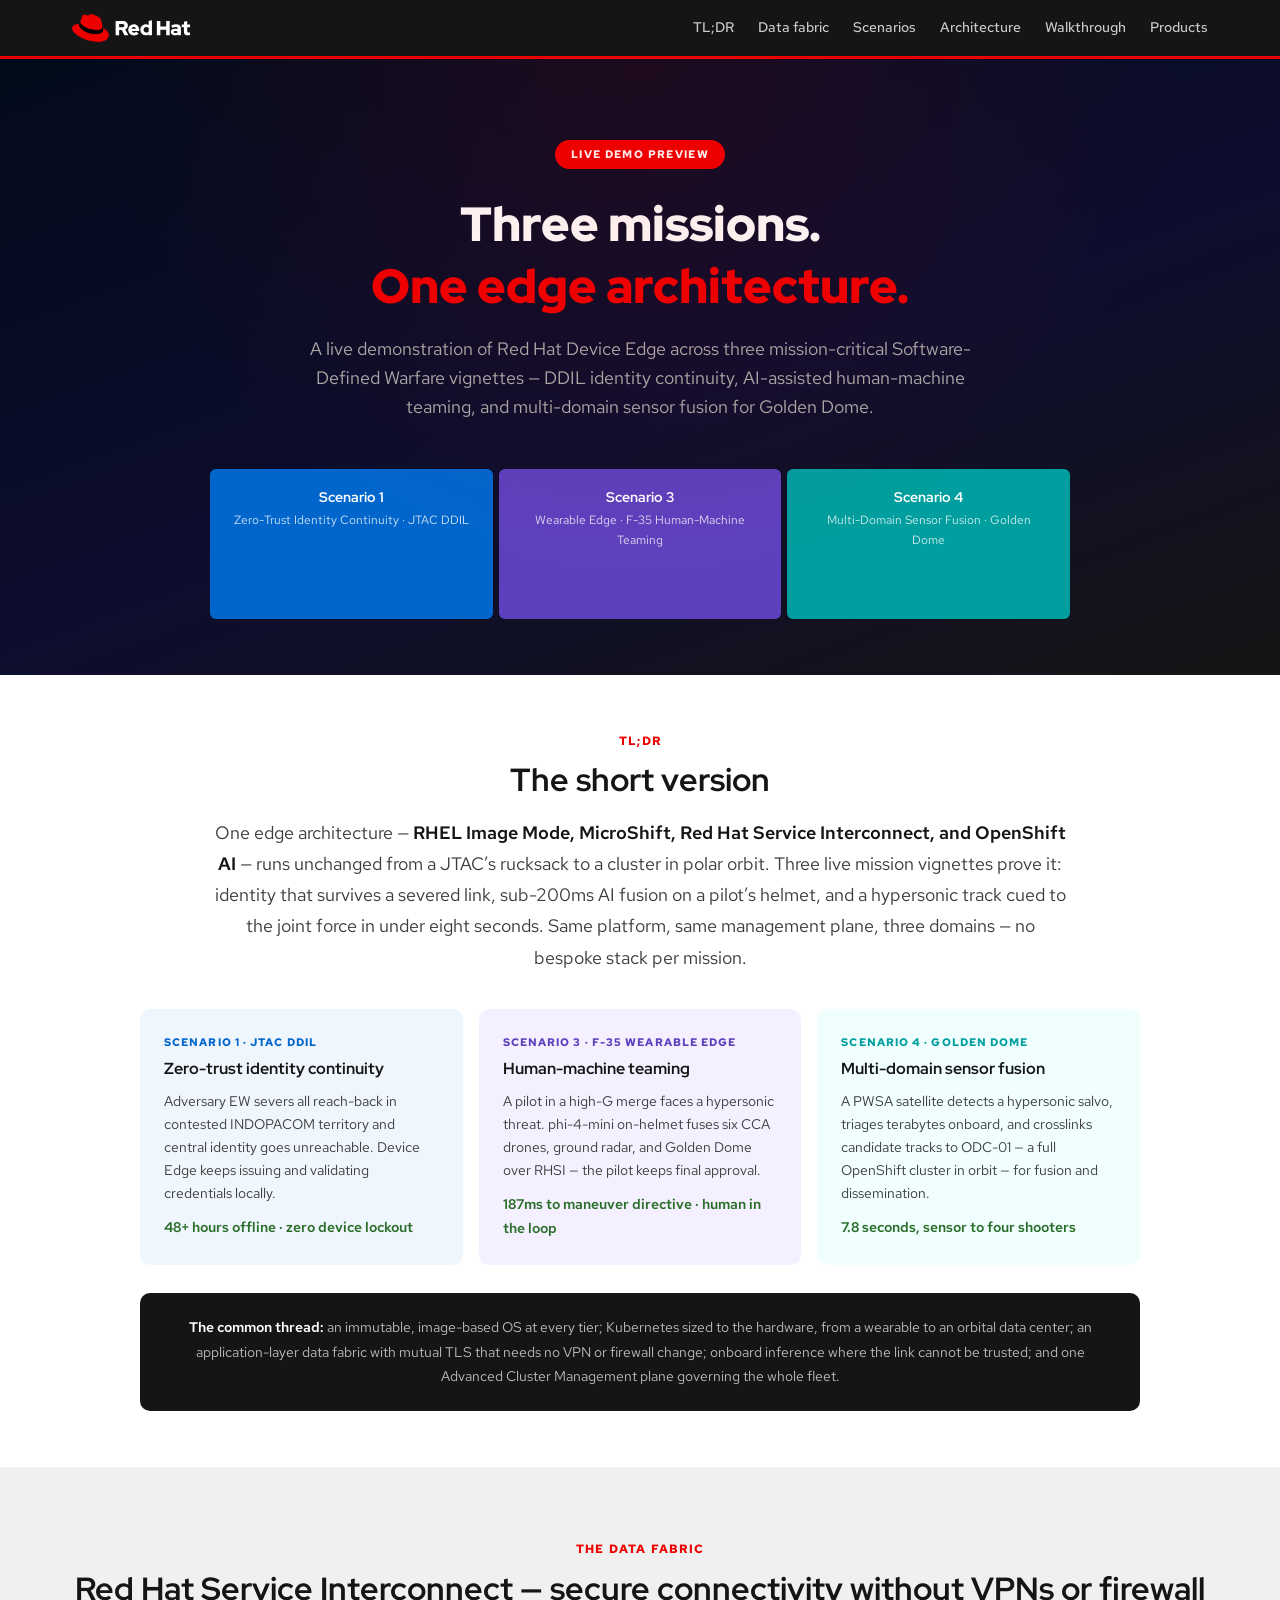
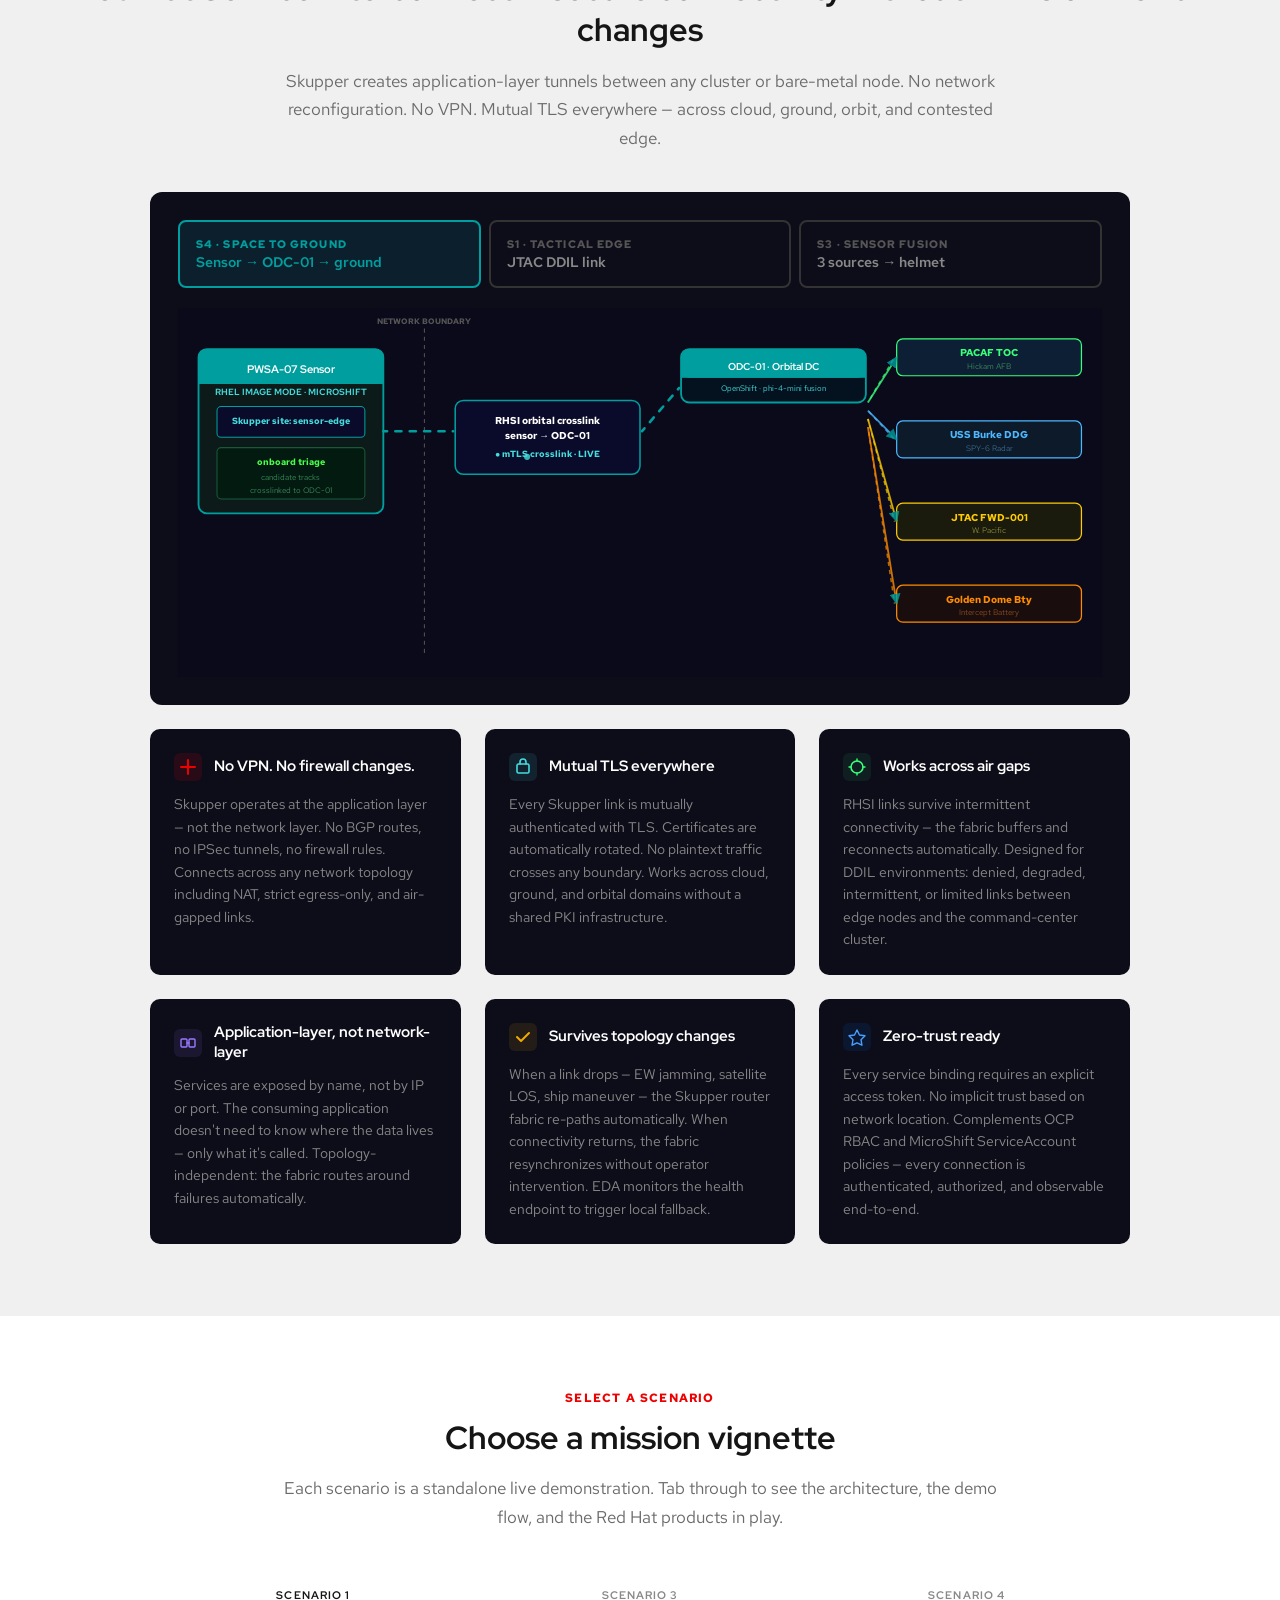
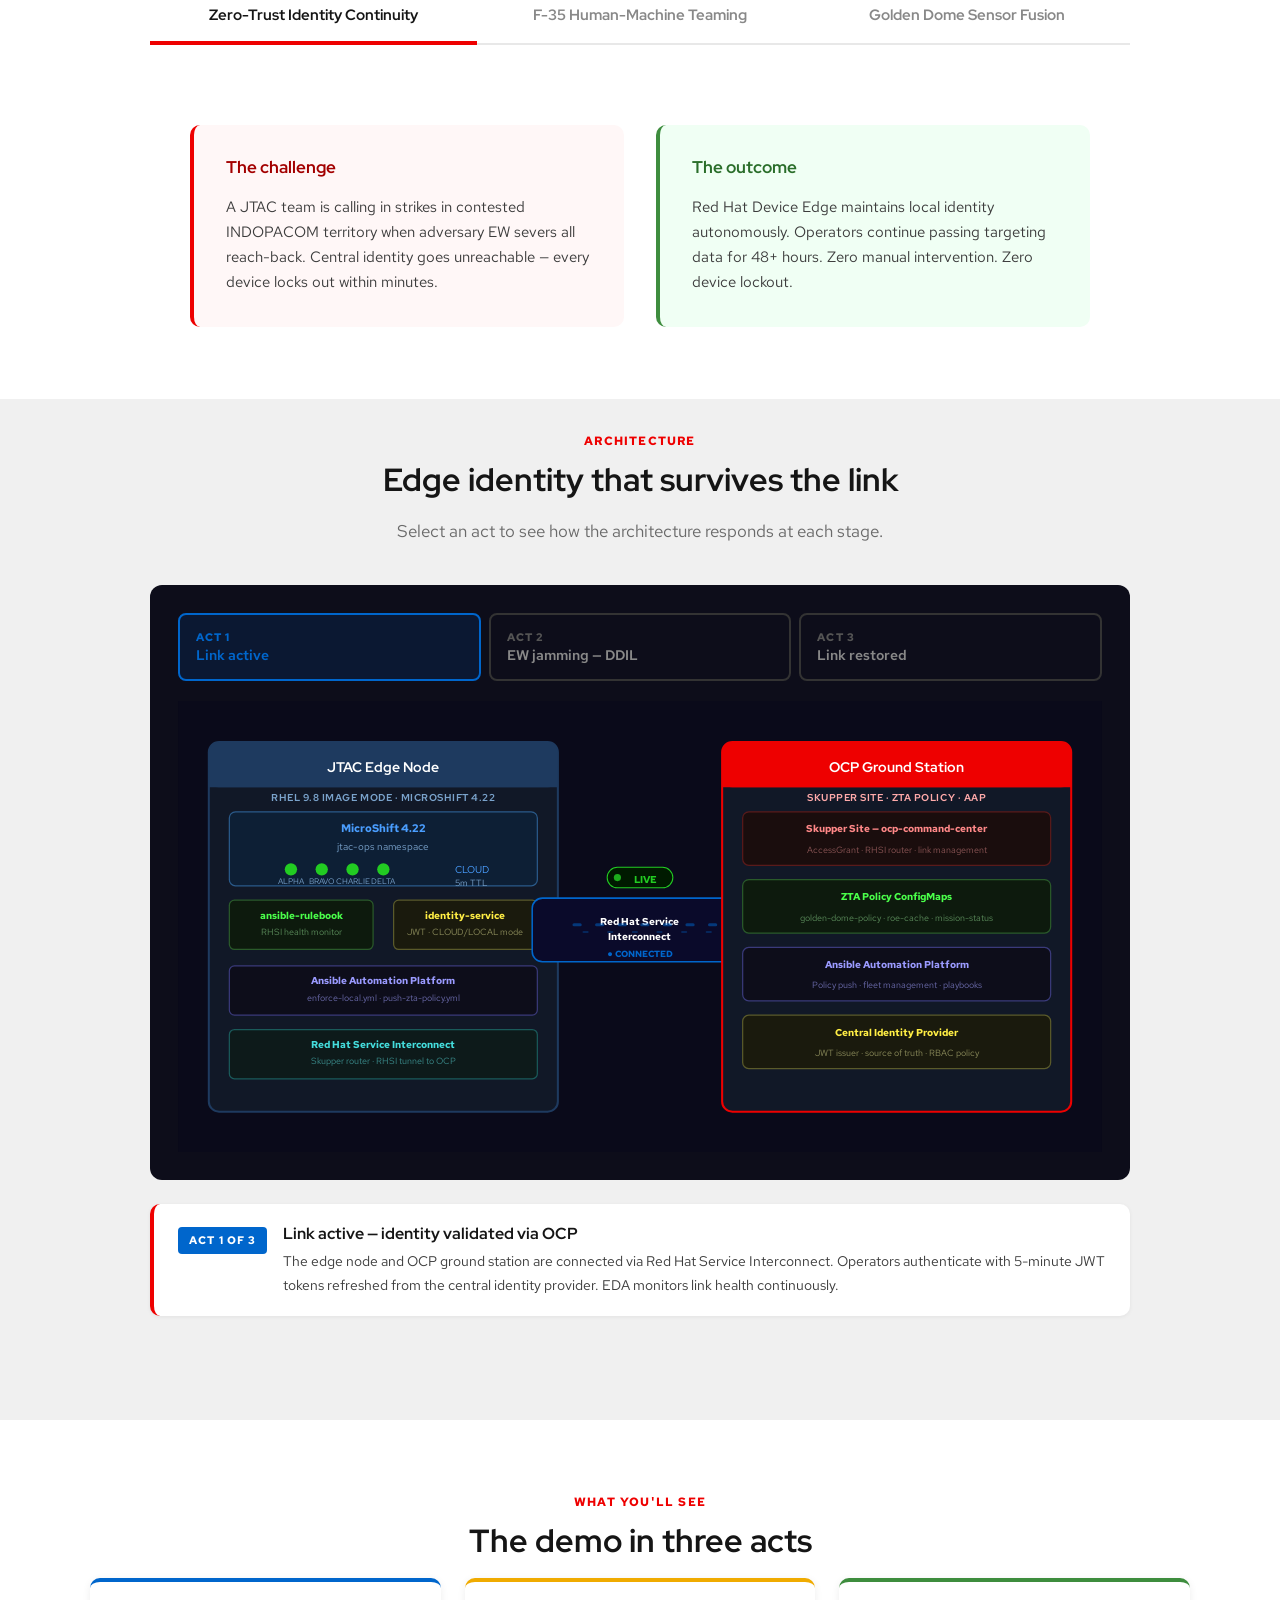
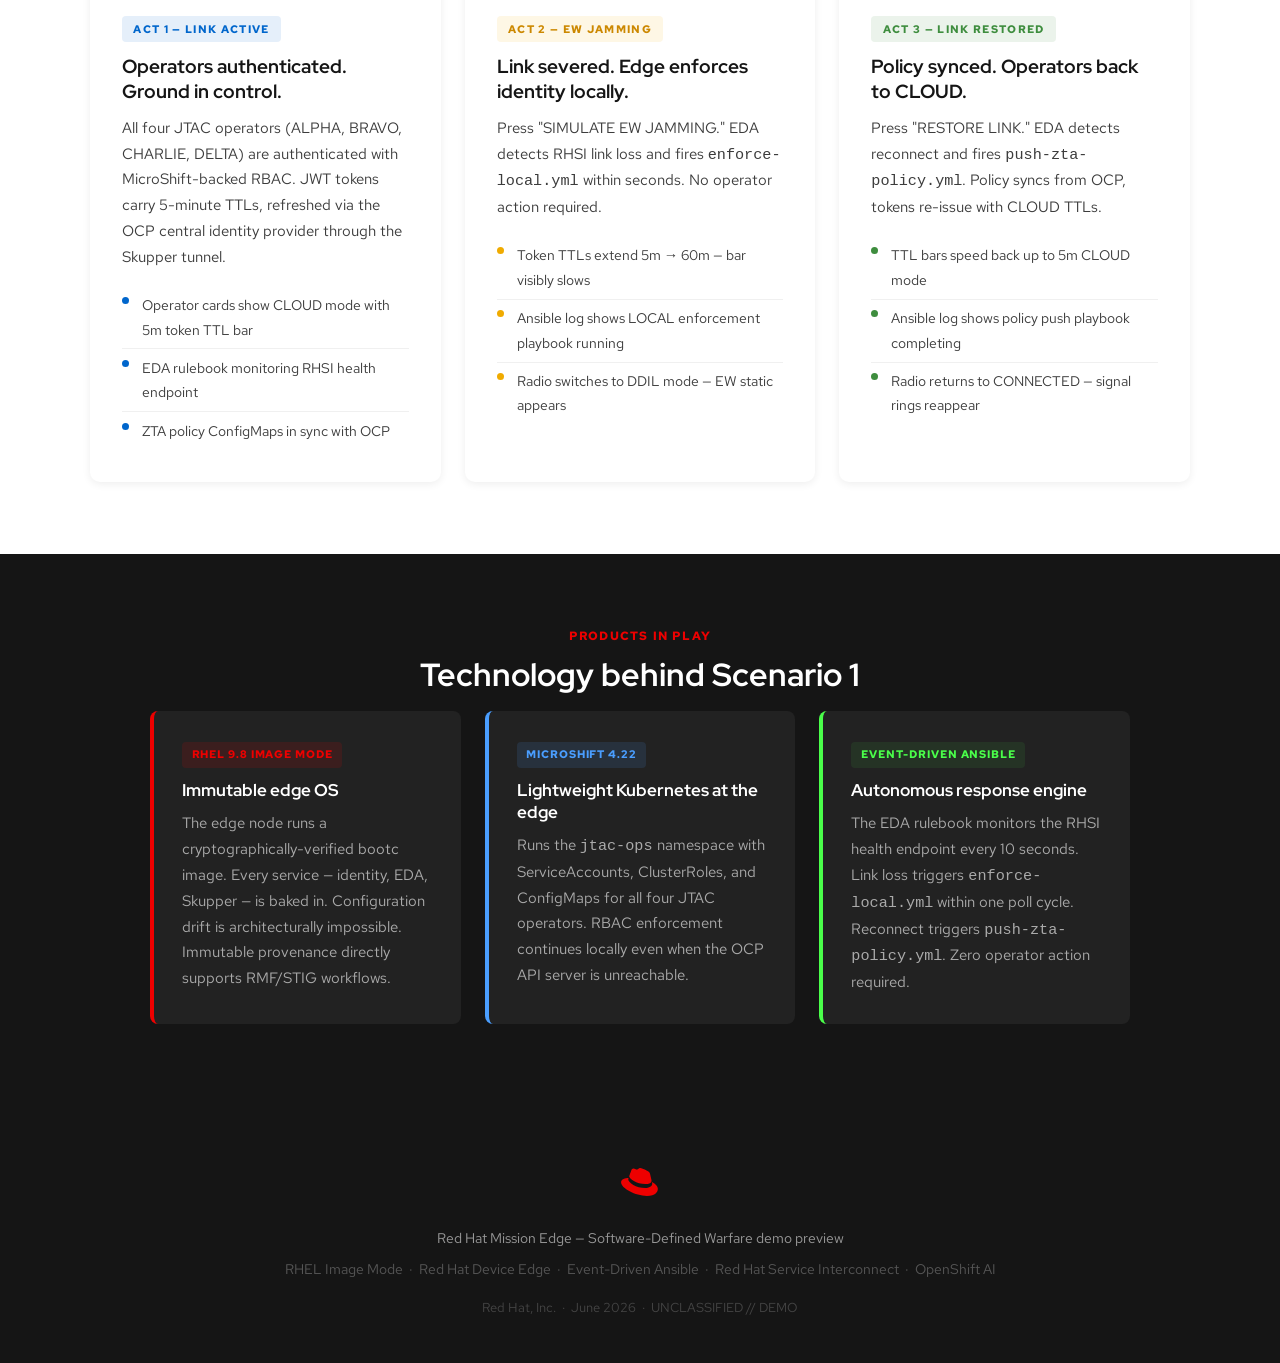
<file: docs/index.html>
<!DOCTYPE html>
<html lang="en">
<head>
<meta charset="UTF-8">
<meta name="viewport" content="width=device-width, initial-scale=1.0">
<title>Red Hat Mission Edge — Demo Preview</title>
<link rel="preconnect" href="https://fonts.googleapis.com">
<link rel="preconnect" href="https://fonts.gstatic.com" crossorigin>
<link href="https://fonts.googleapis.com/css2?family=Red+Hat+Display:wght@400;500;600;700;900&family=Red+Hat+Text:wght@400;500;600;700&display=swap" rel="stylesheet">
<style>
:root {
  --rh-red: #EE0000; --rh-dark-red: #A30000; --rh-black: #151515;
  --rh-dark-gray: #3C3C3C; --rh-gray: #6A6A6A; --rh-light-gray: #F0F0F0;
  --rh-white: #FFFFFF; --rh-green: #3E8D3E; --rh-amber: #F0AB00;
  --rh-blue: #0066CC; --rh-purple: #5E40BE; --rh-teal: #009E9E;
  --s1: #0066CC; --s3: #5E40BE; --s4: #009E9E;
}
*,*::before,*::after{box-sizing:border-box;margin:0;padding:0}
body{font-family:'Red Hat Text',sans-serif;color:var(--rh-black);line-height:1.7;background:var(--rh-white)}
h1,h2,h3,h4,h5{font-family:'Red Hat Display',sans-serif;line-height:1.3}
a{color:var(--rh-blue);text-decoration:none}
.container{max-width:1200px;margin:0 auto;padding:0 2rem}

/* Nav */
nav{position:sticky;top:0;z-index:100;background:var(--rh-black);border-bottom:3px solid var(--rh-red)}
nav .inner{max-width:1200px;margin:0 auto;display:flex;align-items:center;justify-content:space-between;height:56px;padding:0 2rem}
nav .nav-links{display:flex;gap:1.5rem}
nav .nav-links a{color:#ccc;font-size:.85rem;font-weight:500}
nav .nav-links a:hover{color:#fff;text-decoration:none}

/* Hero */
.hero{background:linear-gradient(160deg,#020b1a 0%,#0d0d2e 55%,#151515 100%);color:var(--rh-white);padding:5rem 2rem 3.5rem;text-align:center;position:relative;overflow:hidden}
.hero::before{content:'';position:absolute;inset:0;background:radial-gradient(ellipse at 50% 0%,rgba(238,0,0,.1) 0%,transparent 60%);pointer-events:none}
.hero .label{display:inline-block;background:var(--rh-red);color:#fff;font-size:.7rem;font-weight:700;letter-spacing:.12em;text-transform:uppercase;padding:.3rem 1rem;border-radius:20px;margin-bottom:1.5rem}
.hero h1{font-size:3rem;font-weight:900;margin-bottom:1rem;max-width:840px;margin-left:auto;margin-right:auto}
.hero h1 em{font-style:normal;color:var(--rh-red)}
.hero p{color:#aaa;max-width:680px;margin:0 auto 3rem;font-size:1.1rem;line-height:1.65}
.scenario-bar{display:grid;grid-template-columns:repeat(3,1fr);gap:6px;max-width:860px;margin:0 auto}
.sbar-item{padding:1.1rem 1.25rem;border-radius:6px;text-align:center;cursor:pointer;border:2px solid transparent;transition:all .2s}
.sbar-item h4{font-size:.88rem;font-weight:700;margin-bottom:.3rem;color:#fff}
.sbar-item p{font-size:.75rem;opacity:.8;color:#fff}

/* Sections */
.section{padding:4.5rem 2rem}
.section.alt{background:var(--rh-light-gray)}
.section.dark{background:var(--rh-black);color:var(--rh-white)}
.section-label{display:block;text-align:center;color:var(--rh-red);font-size:.75rem;font-weight:700;letter-spacing:.1em;text-transform:uppercase;margin-bottom:.5rem}
.section h2{text-align:center;font-size:2rem;font-weight:700;margin-bottom:1rem}
.section-intro{text-align:center;color:var(--rh-gray);max-width:720px;margin:0 auto 2.5rem;font-size:1.05rem}
.section.dark .section-intro{color:#999}
.section.dark h2{color:#fff}

/* TL;DR */
.tldr{padding:3.5rem 2rem}
.tldr .blurb{max-width:860px;margin:0 auto 2.25rem;font-size:1.15rem;line-height:1.7;color:var(--rh-dark-gray);text-align:center}
.tldr .blurb strong{color:var(--rh-black);font-weight:600}
.tldr-grid{display:grid;grid-template-columns:repeat(3,1fr);gap:1rem;max-width:1000px;margin:0 auto}
.tldr-item{border-radius:10px;padding:1.5rem}
.tldr-item .tag{display:block;font-size:.68rem;font-weight:700;letter-spacing:.1em;text-transform:uppercase;margin-bottom:.45rem}
.tldr-item h3{font-family:'Red Hat Display',sans-serif;font-size:1rem;font-weight:700;margin-bottom:.6rem;color:var(--rh-black)}
.tldr-item p{font-size:.9rem;line-height:1.6;color:var(--rh-dark-gray)}
.tldr-item .result{display:block;margin-top:.75rem;font-weight:600;font-size:.88rem}
.tldr-stack{max-width:1000px;margin:1.75rem auto 0;background:var(--rh-black);border-radius:10px;padding:1.4rem 1.75rem;text-align:center}
.tldr-stack p{color:#bbb;font-size:.9rem;line-height:1.7}
.tldr-stack strong{color:#fff;font-weight:600}
@media(max-width:860px){.tldr-grid{grid-template-columns:1fr}}

/* Scenario tabs (top level) */
.scenario-tabs{display:flex;gap:0;border-bottom:2px solid #e8e8e8;max-width:980px;margin:0 auto 2.5rem}
.stab{flex:1;padding:1rem 1.5rem;background:transparent;border:none;border-bottom:4px solid transparent;margin-bottom:-2px;cursor:pointer;font-family:'Red Hat Display',sans-serif;font-weight:700;font-size:.95rem;color:#888;transition:all .2s;text-align:center}
.stab .stab-num{font-size:.68rem;font-weight:700;letter-spacing:.1em;text-transform:uppercase;display:block;margin-bottom:.2rem}
.stab:hover{color:var(--rh-black)}
.stab.active{color:var(--rh-black);border-bottom-color:var(--rh-red)}

/* Scenario pane */
.scenario-pane{display:none}
.scenario-pane.active{display:block}

/* Act switcher */
.arch-card{background:#0d0d1a;border-radius:12px;padding:1.75rem;max-width:980px;margin:0 auto 1.5rem}
.act-switcher{display:flex;gap:8px;margin-bottom:1.25rem}
.act-btn{flex:1;padding:.9rem 1rem;border:2px solid #333;border-radius:8px;background:transparent;cursor:pointer;font-family:'Red Hat Text',sans-serif;transition:border-color .25s,background .25s,color .25s;text-align:center;display:flex;flex-direction:column;gap:.15rem}
.act-btn .btn-num{font-family:'Red Hat Display',sans-serif;font-weight:900;font-size:.68rem;letter-spacing:.1em;text-transform:uppercase;color:#555;transition:color .25s}
.act-btn .btn-title{font-size:.88rem;font-weight:600;color:#888;transition:color .25s}
.act-btn.active .btn-num,.act-btn.active .btn-title{color:inherit}

/* Status panel */
.act-status-panel{max-width:980px;margin:0 auto 2rem;background:#fff;border-radius:10px;padding:1.25rem 1.5rem;border-left:4px solid var(--rh-red);box-shadow:0 1px 4px rgba(0,0,0,.06);transition:border-color .4s;display:flex;align-items:flex-start;gap:1rem}
.act-status-badge{flex-shrink:0;font-size:.68rem;font-weight:700;letter-spacing:.1em;text-transform:uppercase;color:#fff;padding:.25rem .7rem;border-radius:4px;margin-top:.2rem;transition:background .4s;white-space:nowrap}
.act-status-body h4{font-size:.98rem;font-weight:700;margin-bottom:.3rem}
.act-status-body p{font-size:.9rem;color:var(--rh-dark-gray);line-height:1.6}

/* Act cards (walkthrough) */
.act{background:var(--rh-white);border-radius:10px;padding:2rem;box-shadow:0 2px 8px rgba(0,0,0,.07)}
.act .act-label{font-size:.7rem;font-weight:700;letter-spacing:.12em;text-transform:uppercase;margin-bottom:.75rem;display:inline-block;padding:.2rem .7rem;border-radius:4px}
.act h3{font-size:1.2rem;font-weight:700;margin-bottom:.75rem}
.act p{font-size:.95rem;color:var(--rh-dark-gray);margin-bottom:1rem}
.act ul{list-style:none;padding:0}
.act ul li{padding:.35rem 0 .35rem 1.4rem;position:relative;font-size:.9rem;color:var(--rh-dark-gray);border-bottom:1px solid #f0f0f0}
.act ul li:last-child{border-bottom:none}
.grid-3{display:grid;grid-template-columns:1fr 1fr 1fr;gap:1.5rem}
.grid-4{display:grid;grid-template-columns:1fr 1fr 1fr 1fr;gap:1.5rem}
.card-dark{background:#222;border-radius:8px;padding:1.75rem;margin-bottom:1.5rem}
.card-dark h4{font-size:1.05rem;margin-bottom:.6rem;color:#fff}
.card-dark p{color:#aaa;font-size:.95rem}
.product-tag{color:var(--rh-red);background:rgba(238,0,0,.12);display:inline-block;font-size:.7rem;font-weight:700;letter-spacing:.08em;text-transform:uppercase;margin-bottom:.75rem;padding:.2rem .6rem;border-radius:4px}

/* Product pills */
.pill-row{display:flex;flex-wrap:wrap;gap:.5rem;margin-top:1rem}
.pill{display:inline-block;padding:.3rem .9rem;border-radius:20px;font-size:.75rem;font-weight:700;letter-spacing:.06em;text-transform:uppercase}

/* Footer */
footer{background:var(--rh-black);color:#999;padding:3rem 2rem;text-align:center;font-size:.85rem}
footer .logo-area{margin-bottom:1.5rem}

/* SVG overlay transition */
.act-overlay{transition:opacity .35s}

@media(max-width:900px){
  .hero h1{font-size:2.1rem}
  .grid-3,.grid-4{grid-template-columns:1fr}
  .scenario-bar{grid-template-columns:1fr}
  nav .nav-links{display:none}
  .act-switcher{flex-direction:column}
}
</style>
</head>
<body>

<nav>
  <div class="inner">
    <a href="#" style="display:flex;align-items:center;text-decoration:none">
      <svg xmlns="http://www.w3.org/2000/svg" viewBox="0 0 613 145" height="28">
        <path fill="#e00" d="M127.47,83.49c12.51,0,30.61-2.58,30.61-17.46a14,14,0,0,0-.31-3.42l-7.45-32.36c-1.72-7.12-3.23-10.35-15.73-16.6C124.89,8.69,103.76.5,97.51.5,91.69.5,90,8,83.06,8c-6.68,0-11.64-5.6-17.89-5.6-6,0-9.91,4.09-12.93,12.5,0,0-8.41,23.72-9.49,27.16A6.43,6.43,0,0,0,42.53,44c0,9.22,36.3,39.45,84.94,39.45M160,72.07c1.73,8.19,1.73,9.05,1.73,10.13,0,14-15.74,21.77-36.43,21.77C78.54,104,37.58,76.6,37.58,58.49a18.45,18.45,0,0,1,1.51-7.33C22.27,52,.5,55,.5,74.22c0,31.48,74.59,70.28,133.65,70.28,45.28,0,56.7-20.48,56.7-36.65,0-12.72-11-27.16-30.83-35.78"/>
        <path d="M160,72.07c1.73,8.19,1.73,9.05,1.73,10.13,0,14-15.74,21.77-36.43,21.77C78.54,104,37.58,76.6,37.58,58.49a18.45,18.45,0,0,1,1.51-7.33l3.66-9.06A6.43,6.43,0,0,0,42.53,44c0,9.22,36.3,39.45,84.94,39.45,12.51,0,30.61-2.58,30.61-17.46a14,14,0,0,0-.31-3.42Z"/>
        <path fill="#fff" d="M579.74,92.8c0,11.89,7.15,17.67,20.19,17.67a52.11,52.11,0,0,0,11.89-1.68V95a24.84,24.84,0,0,1-7.68,1.16c-5.37,0-7.36-1.68-7.36-6.73V68.3h15.56V54.1H596.78v-18l-17,3.68V54.1H568.49V68.3h11.25Zm-53,.32c0-3.68,3.69-5.47,9.26-5.47a43.12,43.12,0,0,1,10.1,1.26v7.15a21.51,21.51,0,0,1-10.63,2.63c-5.46,0-8.73-2.1-8.73-5.57m5.2,17.56c6,0,10.84-1.26,15.36-4.31v3.37h16.82V74.08c0-13.56-9.14-21-24.39-21-8.52,0-16.94,2-26,6.1l6.1,12.52c6.52-2.74,12-4.42,16.83-4.42,7,0,10.62,2.73,10.62,8.31v2.73a49.53,49.53,0,0,0-12.62-1.58c-14.31,0-22.93,6-22.93,16.73,0,9.78,7.78,17.24,20.19,17.24m-92.44-.94h18.09V80.92h30.29v28.82H506V36.12H487.93V64.41H457.64V36.12H439.55ZM370.62,81.87c0-8,6.31-14.1,14.62-14.1A17.22,17.22,0,0,1,397,72.09V91.54A16.36,16.36,0,0,1,385.24,96c-8.2,0-14.62-6.1-14.62-14.09m26.61,27.87h16.83V32.44l-17,3.68V57.05a28.3,28.3,0,0,0-14.2-3.68c-16.19,0-28.92,12.51-28.92,28.5a28.25,28.25,0,0,0,28.4,28.6,25.12,25.12,0,0,0,14.93-4.83ZM320,67c5.36,0,9.88,3.47,11.67,8.83H308.47C310.15,70.3,314.36,67,320,67M291.33,82c0,16.2,13.25,28.82,30.28,28.82,9.36,0,16.2-2.53,23.25-8.42l-11.26-10c-2.63,2.74-6.52,4.21-11.14,4.21a14.39,14.39,0,0,1-13.68-8.83h39.65V83.55c0-17.67-11.88-30.39-28.08-30.39a28.57,28.57,0,0,0-29,28.81M262,51.58c6,0,9.36,3.78,9.36,8.31S268,68.2,262,68.2H244.11V51.58Zm-36,58.16h18.09V82.92h13.77l13.89,26.82H292l-16.2-29.45a22.27,22.27,0,0,0,13.88-20.72c0-13.25-10.41-23.45-26-23.45H226Z"/>
      </svg>
    </a>
    <div class="nav-links">
      <a href="#tldr">TL;DR</a>
      <a href="#data-fabric">Data fabric</a>
      <a href="#scenarios">Scenarios</a>
      <a href="#architecture">Architecture</a>
      <a href="#walkthrough">Walkthrough</a>
      <a href="#products">Products</a>
    </div>
  </div>
</nav>

<!-- Hero -->
<section class="hero">
  <span class="label">Live demo preview</span>
  <h1>Three missions.<br><em>One edge architecture.</em></h1>
  <p>A live demonstration of Red Hat Device Edge across three mission-critical Software-Defined Warfare vignettes &mdash; DDIL identity continuity, AI-assisted human-machine teaming, and multi-domain sensor fusion for Golden Dome.</p>
  <div class="scenario-bar">
    <div class="sbar-item" style="background:#0066CC" onclick="showScenario('s1')">
      <h4>Scenario 1</h4>
      <p>Zero-Trust Identity Continuity &middot; JTAC DDIL</p>
    </div>
    <div class="sbar-item" style="background:#5E40BE" onclick="showScenario('s3')">
      <h4>Scenario 3</h4>
      <p>Wearable Edge &middot; F-35 Human-Machine Teaming</p>
    </div>
    <div class="sbar-item" style="background:#009E9E" onclick="showScenario('s4')">
      <h4>Scenario 4</h4>
      <p>Multi-Domain Sensor Fusion &middot; Golden Dome</p>
    </div>
  </div>
</section>

<!-- ══════════════════════════════════════════════════════════════════ -->
<!-- TL;DR                                                               -->
<!-- ══════════════════════════════════════════════════════════════════ -->
<section class="section tldr" id="tldr">
  <div class="container">
    <span class="section-label">TL;DR</span>
    <h2>The short version</h2>
    <p class="blurb">One edge architecture &mdash; <strong>RHEL Image Mode, MicroShift, Red Hat Service Interconnect, and OpenShift AI</strong> &mdash; runs unchanged from a JTAC&rsquo;s rucksack to a cluster in polar orbit. Three live mission vignettes prove it: identity that survives a severed link, sub-200ms AI fusion on a pilot&rsquo;s helmet, and a hypersonic track cued to the joint force in under eight seconds. Same platform, same management plane, three domains &mdash; no bespoke stack per mission.</p>

    <div class="tldr-grid">
      <div class="tldr-item" style="background:#f0f6fd">
        <span class="tag" style="color:var(--s1)">Scenario 1 &middot; JTAC DDIL</span>
        <h3>Zero-trust identity continuity</h3>
        <p>Adversary EW severs all reach-back in contested INDOPACOM territory and central identity goes unreachable. Device Edge keeps issuing and validating credentials locally.</p>
        <span class="result" style="color:#2a6e2a">48+ hours offline &middot; zero device lockout</span>
      </div>
      <div class="tldr-item" style="background:#f5f0ff">
        <span class="tag" style="color:var(--s3)">Scenario 3 &middot; F-35 wearable edge</span>
        <h3>Human-machine teaming</h3>
        <p>A pilot in a high-G merge faces a hypersonic threat. phi-4-mini on-helmet fuses six CCA drones, ground radar, and Golden Dome over RHSI &mdash; the pilot keeps final approval.</p>
        <span class="result" style="color:#2a6e2a">187ms to maneuver directive &middot; human in the loop</span>
      </div>
      <div class="tldr-item" style="background:#f0fffe">
        <span class="tag" style="color:var(--s4)">Scenario 4 &middot; Golden Dome</span>
        <h3>Multi-domain sensor fusion</h3>
        <p>A PWSA satellite detects a hypersonic salvo, triages terabytes onboard, and crosslinks candidate tracks to ODC-01 &mdash; a full OpenShift cluster in orbit &mdash; for fusion and dissemination.</p>
        <span class="result" style="color:#2a6e2a">7.8 seconds, sensor to four shooters</span>
      </div>
    </div>

    <div class="tldr-stack">
      <p><strong>The common thread:</strong> an immutable, image-based OS at every tier; Kubernetes sized to the hardware, from a wearable to an orbital data center; an application-layer data fabric with mutual TLS that needs no VPN or firewall change; onboard inference where the link cannot be trusted; and one Advanced Cluster Management plane governing the whole fleet.</p>
    </div>
  </div>
</section>

<!-- ══════════════════════════════════════════════════════════════════ -->
<!-- RHSI EXPLAINER                                                      -->
<!-- ══════════════════════════════════════════════════════════════════ -->
<section class="section alt" id="data-fabric">
  <div class="container">
    <span class="section-label">The data fabric</span>
    <h2>Red Hat Service Interconnect — secure connectivity without VPNs or firewall changes</h2>
    <p class="section-intro">Skupper creates application-layer tunnels between any cluster or bare-metal node. No network reconfiguration. No VPN. Mutual TLS everywhere — across cloud, ground, orbit, and contested edge.</p>

    <!-- Tab switcher for three RHSI contexts -->
    <div class="arch-card" style="margin-bottom:1.5rem">
      <div class="act-switcher" id="rhsi-switcher">
        <button class="act-btn active" data-rhsi="sg" onclick="switchRhsi('sg')" style="border-color:#009E9E;background:#009E9E22;color:#009E9E">
          <span class="btn-num">S4 · Space to Ground</span>
          <span class="btn-title">Sensor → ODC-01 → ground</span>
        </button>
        <button class="act-btn" data-rhsi="te" onclick="switchRhsi('te')">
          <span class="btn-num">S1 · Tactical Edge</span>
          <span class="btn-title">JTAC DDIL link</span>
        </button>
        <button class="act-btn" data-rhsi="sf" onclick="switchRhsi('sf')">
          <span class="btn-num">S3 · Sensor Fusion</span>
          <span class="btn-title">3 sources → helmet</span>
        </button>
      </div>

      <!-- ── RHSI SVG diagram ── -->
      <svg id="svg-rhsi" viewBox="0 0 900 360" xmlns="http://www.w3.org/2000/svg" style="width:100%;display:block" font-family="'Red Hat Text',sans-serif">
        <defs>
          <marker id="rhsi-arr-teal" viewBox="0 0 10 10" refX="9" refY="5" markerWidth="6" markerHeight="6" orient="auto"><path d="M0 0L10 5L0 10z" fill="#009E9E"/></marker>
          <marker id="rhsi-arr-blue" viewBox="0 0 10 10" refX="9" refY="5" markerWidth="6" markerHeight="6" orient="auto"><path d="M0 0L10 5L0 10z" fill="#0066CC"/></marker>
          <marker id="rhsi-arr-purple" viewBox="0 0 10 10" refX="9" refY="5" markerWidth="6" markerHeight="6" orient="auto"><path d="M0 0L10 5L0 10z" fill="#5E40BE"/></marker>
          <filter id="rhsi-glow"><feGaussianBlur stdDeviation="2.5" result="b"/><feMerge><feMergeNode in="b"/><feMergeNode in="SourceGraphic"/></feMerge></filter>
        </defs>

        <rect width="900" height="360" fill="#0a0a1a"/>

        <!-- ══ OVERLAY: Space to Ground (sg) ══ -->
        <g id="rhsi-sg" class="act-overlay" style="opacity:1">

          <!-- Left: PWSA-07 sensor edge node -->
          <rect x="20" y="40" width="180" height="160" rx="8" fill="#0d1a1a" stroke="#009E9E" stroke-width="1.8"/>
          <rect x="20" y="40" width="180" height="34" rx="8" fill="#009E9E"/>
          <rect x="20" y="58" width="180" height="16" fill="#009E9E"/>
          <text x="110" y="63" text-anchor="middle" fill="#fff" font-family="'Red Hat Display',sans-serif" font-weight="700" font-size="11">PWSA-07 Sensor</text>
          <text x="110" y="85" text-anchor="middle" fill="#44dddd" font-size="9" font-weight="600">RHEL IMAGE MODE · MICROSHIFT</text>
          <rect x="38" y="96" width="144" height="30" rx="4" fill="#0a0a2a" stroke="#009E9E" stroke-width="1"/>
          <text x="110" y="113" text-anchor="middle" fill="#44dddd" font-size="9" font-weight="700">Skupper site: sensor-edge</text>
          <rect x="38" y="136" width="144" height="50" rx="4" fill="#031a11" stroke="#1a5a3a" stroke-width="1"/>
          <text x="110" y="153" text-anchor="middle" fill="#4aff4a" font-size="9" font-weight="700">onboard triage</text>
          <text x="110" y="168" text-anchor="middle" fill="#3a8a5a" font-size="8">candidate tracks</text>
          <text x="110" y="180" text-anchor="middle" fill="#3a8a5a" font-size="8">crosslinked to ODC-01</text>

          <!-- Network boundary barrier -->
          <line x1="240" y1="20" x2="240" y2="340" stroke="#555" stroke-width="1" stroke-dasharray="4,4"/>
          <text x="240" y="16" text-anchor="middle" fill="#555" font-size="8" font-weight="700">NETWORK BOUNDARY</text>

          <!-- Center: RHSI tunnel (animated) -->
          <rect x="270" y="90" width="180" height="72" rx="8" fill="#0a0a2a" stroke="#009E9E" stroke-width="1.5"/>
          <text x="360" y="113" text-anchor="middle" fill="#fff" font-size="9.5" font-weight="700">RHSI orbital crosslink</text>
          <text x="360" y="128" text-anchor="middle" fill="#fff" font-size="9.5" font-weight="700">sensor → ODC-01</text>
          <text x="360" y="145" text-anchor="middle" fill="#44dddd" font-size="8.5" font-weight="700">● mTLS crosslink · LIVE</text>
          <circle cx="340" cy="145" r="3" fill="#44dddd"><animate attributeName="opacity" values="1;.2;1" dur="1.2s" repeatCount="indefinite"/></circle>

          <!-- Animated dashed tunnel line left side -->
          <line x1="200" y1="120" x2="268" y2="120" stroke="#009E9E" stroke-width="2.5" stroke-dasharray="6,8" stroke-linecap="round">
            <animate attributeName="stroke-dashoffset" from="14" to="0" dur="0.9s" repeatCount="indefinite"/>
          </line>

          <!-- Right: ODC-01 Orbital Data Center -->
          <rect x="490" y="40" width="180" height="52" rx="8" fill="#04121f" stroke="#009E9E" stroke-width="1.8"/>
          <rect x="490" y="40" width="180" height="28" rx="8" fill="#009E9E"/>
          <rect x="490" y="55" width="180" height="13" fill="#009E9E"/>
          <text x="580" y="60" text-anchor="middle" fill="#fff" font-family="'Red Hat Display',sans-serif" font-weight="700" font-size="10">ODC-01 · Orbital DC</text>
          <text x="580" y="81" text-anchor="middle" fill="#44dddd" font-size="8">OpenShift · phi-4-mini fusion</text>

          <!-- Animated dashed tunnel line right side -->
          <line x1="452" y1="120" x2="488" y2="78" stroke="#009E9E" stroke-width="2.5" stroke-dasharray="6,8" stroke-linecap="round">
            <animate attributeName="stroke-dashoffset" from="14" to="0" dur="0.9s" repeatCount="indefinite"/>
          </line>

          <!-- Four ground nodes -->
          <rect x="700" y="30" width="180" height="36" rx="6" fill="#0d1f35" stroke="#39ff7a" stroke-width="1.2"/>
          <text x="790" y="47" text-anchor="middle" fill="#39ff7a" font-size="9.5" font-weight="700">PACAF TOC</text>
          <text x="790" y="59" text-anchor="middle" fill="#3a8a5a" font-size="8">Hickam AFB</text>
          <line x1="672" y1="92" x2="698" y2="48" stroke="#39ff7a" stroke-width="1.5" stroke-dasharray="4,4" opacity=".7"><animate attributeName="stroke-dashoffset" from="8" to="0" dur="1s" repeatCount="indefinite"/></line>

          <rect x="700" y="110" width="180" height="36" rx="6" fill="#0d1a2a" stroke="#4db8ff" stroke-width="1.2"/>
          <text x="790" y="127" text-anchor="middle" fill="#4db8ff" font-size="9.5" font-weight="700">USS Burke DDG</text>
          <text x="790" y="139" text-anchor="middle" fill="#3a6a8a" font-size="8">SPY-6 Radar</text>
          <line x1="672" y1="100" x2="698" y2="128" stroke="#4db8ff" stroke-width="1.5" stroke-dasharray="4,4" opacity=".7"><animate attributeName="stroke-dashoffset" from="8" to="0" dur="1.2s" repeatCount="indefinite"/></line>

          <rect x="700" y="190" width="180" height="36" rx="6" fill="#1a1a0d" stroke="#ffcc00" stroke-width="1.2"/>
          <text x="790" y="207" text-anchor="middle" fill="#ffcc00" font-size="9.5" font-weight="700">JTAC FWD-001</text>
          <text x="790" y="219" text-anchor="middle" fill="#8a8a3a" font-size="8">W. Pacific</text>
          <line x1="672" y1="108" x2="698" y2="208" stroke="#ffcc00" stroke-width="1.5" stroke-dasharray="4,4" opacity=".7"><animate attributeName="stroke-dashoffset" from="8" to="0" dur="1.4s" repeatCount="indefinite"/></line>

          <rect x="700" y="270" width="180" height="36" rx="6" fill="#1a0d0d" stroke="#ff8c00" stroke-width="1.2"/>
          <text x="790" y="287" text-anchor="middle" fill="#ff8c00" font-size="9.5" font-weight="700">Golden Dome Bty</text>
          <text x="790" y="299" text-anchor="middle" fill="#8a4a1a" font-size="8">Intercept Battery</text>
          <line x1="672" y1="116" x2="698" y2="288" stroke="#ff8c00" stroke-width="1.5" stroke-dasharray="4,4" opacity=".7"><animate attributeName="stroke-dashoffset" from="8" to="0" dur="1.6s" repeatCount="indefinite"/></line>

          <!-- ODC-01 to four ground nodes (space-to-ground) animated lines -->
          <line x1="672" y1="92" x2="700" y2="48" stroke="#39ff7a" stroke-width="1.8" marker-end="url(#rhsi-arr-teal)" opacity=".8"/>
          <line x1="672" y1="100" x2="700" y2="128" stroke="#4db8ff" stroke-width="1.8" marker-end="url(#rhsi-arr-teal)" opacity=".8"/>
          <line x1="672" y1="108" x2="700" y2="208" stroke="#ffcc00" stroke-width="1.8" marker-end="url(#rhsi-arr-teal)" opacity=".8"/>
          <line x1="672" y1="116" x2="700" y2="288" stroke="#ff8c00" stroke-width="1.8" marker-end="url(#rhsi-arr-teal)" opacity=".8"/>
        </g>

        <!-- ══ OVERLAY: Tactical Edge (te) ══ -->
        <g id="rhsi-te" class="act-overlay" style="opacity:0;display:none">

          <!-- Left: JTAC MicroShift edge node -->
          <rect x="30" y="60" width="220" height="160" rx="8" fill="#0d1f35" stroke="#0066CC" stroke-width="1.8"/>
          <rect x="30" y="60" width="220" height="34" rx="8" fill="#0066CC"/>
          <rect x="30" y="78" width="220" height="16" fill="#0066CC"/>
          <text x="140" y="83" text-anchor="middle" fill="#fff" font-family="'Red Hat Display',sans-serif" font-weight="700" font-size="11">JTAC Edge Node</text>
          <text x="140" y="105" text-anchor="middle" fill="#7aa3cc" font-size="9" font-weight="600">MICROSHIFT 4.22 · RHEL IMAGE MODE</text>
          <rect x="50" y="116" width="180" height="30" rx="4" fill="#0a0a2a" stroke="#0066CC" stroke-width="1"/>
          <text x="140" y="134" text-anchor="middle" fill="#4a9eff" font-size="9" font-weight="700">Skupper site: jtac-edge</text>
          <rect x="50" y="158" width="180" height="48" rx="4" fill="#0d1a0d" stroke="#2a5a2a" stroke-width="1"/>
          <text x="140" y="175" text-anchor="middle" fill="#4aff4a" font-size="9" font-weight="700">ansible-rulebook</text>
          <text x="140" y="190" text-anchor="middle" fill="#5a8a5a" font-size="8">watches RHSI health</text>
          <text x="140" y="202" text-anchor="middle" fill="#5a8a5a" font-size="8">triggers enforce-local.yml</text>

          <!-- Network boundary label (center) -->
          <text x="450" y="16" text-anchor="middle" fill="#666" font-size="8" font-weight="700">NETWORK BOUNDARY · CONTESTED RF ENVIRONMENT</text>
          <line x1="450" y1="20" x2="450" y2="340" stroke="#555" stroke-width="1" stroke-dasharray="4,4"/>

          <!-- RHSI tunnel center — two states: active and severed -->
          <g id="rhsi-te-connected" style="display:block">
            <!-- Active animated tunnel -->
            <line x1="252" y1="140" x2="570" y2="140" stroke="#0066CC" stroke-width="3" stroke-dasharray="8,12" stroke-linecap="round">
              <animate attributeName="stroke-dashoffset" from="20" to="0" dur="1s" repeatCount="indefinite"/>
            </line>
            <line x1="570" y1="158" x2="252" y2="158" stroke="#0066CC" stroke-width="2" stroke-dasharray="5,18" stroke-linecap="round" opacity=".4">
              <animate attributeName="stroke-dashoffset" from="0" to="23" dur="1.5s" repeatCount="indefinite"/>
            </line>
            <rect x="335" y="106" width="230" height="62" rx="8" fill="#0a0a2a" stroke="#0066CC" stroke-width="1.5"/>
            <text x="450" y="126" text-anchor="middle" fill="#fff" font-size="9.5" font-weight="700">Red Hat Service Interconnect</text>
            <text x="450" y="142" text-anchor="middle" fill="#4a9eff" font-size="8.5">mTLS authenticated tunnel</text>
            <circle cx="432" cy="158" r="3" fill="#22cc22"><animate attributeName="opacity" values="1;.2;1" dur="1s" repeatCount="indefinite"/></circle>
            <text x="450" y="162" text-anchor="middle" fill="#22cc22" font-size="8.5" font-weight="700">● CONNECTED</text>
          </g>

          <!-- Severed state: X marks -->
          <g id="rhsi-te-severed" style="display:none">
            <line x1="252" y1="148" x2="570" y2="148" stroke="#555" stroke-width="2" opacity=".3"/>
            <rect x="335" y="106" width="230" height="62" rx="8" fill="#1a0d00" stroke="#F0AB00" stroke-width="1.5"/>
            <text x="450" y="128" text-anchor="middle" fill="#F0AB00" font-family="'Red Hat Display',sans-serif" font-weight="700" font-size="11">EW JAMMING</text>
            <text x="450" y="145" text-anchor="middle" fill="#cc9900" font-size="8.5">RHSI link severed</text>
            <circle cx="425" cy="161" r="11" fill="#1a0d00" stroke="#F0AB00" stroke-width="1.5"/>
            <line x1="419" y1="155" x2="431" y2="167" stroke="#F0AB00" stroke-width="2" stroke-linecap="round"/>
            <line x1="431" y1="155" x2="419" y2="167" stroke="#F0AB00" stroke-width="2" stroke-linecap="round"/>
            <circle cx="475" cy="161" r="11" fill="#1a0d00" stroke="#F0AB00" stroke-width="1.5"/>
            <line x1="469" y1="155" x2="481" y2="167" stroke="#F0AB00" stroke-width="2" stroke-linecap="round"/>
            <line x1="481" y1="155" x2="469" y2="167" stroke="#F0AB00" stroke-width="2" stroke-linecap="round"/>
          </g>

          <!-- Right: OCP Ground Station -->
          <rect x="600" y="60" width="265" height="160" rx="8" fill="#111827" stroke="#EE0000" stroke-width="1.8"/>
          <rect x="600" y="60" width="265" height="34" rx="8" fill="#EE0000"/>
          <rect x="600" y="78" width="265" height="16" fill="#EE0000"/>
          <text x="732" y="83" text-anchor="middle" fill="#fff" font-family="'Red Hat Display',sans-serif" font-weight="700" font-size="11">OCP Ground Station</text>
          <text x="732" y="105" text-anchor="middle" fill="#ffaaaa" font-size="9" font-weight="600">SKUPPER SITE · ZTA POLICY · AAP</text>
          <rect x="618" y="116" width="228" height="30" rx="4" fill="#0a0a2a" stroke="#EE0000" stroke-width="1"/>
          <text x="732" y="134" text-anchor="middle" fill="#ff8888" font-size="9" font-weight="700">Central Identity Provider · ZTA Policy</text>
          <rect x="618" y="158" width="228" height="48" rx="4" fill="#0d0d1a" stroke="#3a3a7a" stroke-width="1"/>
          <text x="732" y="176" text-anchor="middle" fill="#9a9aff" font-size="9" font-weight="700">Ansible Automation Platform</text>
          <text x="732" y="191" text-anchor="middle" fill="#6a6aaa" font-size="8">push-zta-policy.yml</text>
          <text x="732" y="203" text-anchor="middle" fill="#6a6aaa" font-size="8">enforce-local.yml</text>

          <!-- Toggle button -->
          <g style="cursor:pointer" onclick="toggleRhsiTe()">
            <rect x="296" y="262" width="308" height="36" rx="6" fill="#111" stroke="#333" stroke-width="1.2" id="rhsi-te-btn-rect"/>
            <text x="450" y="285" text-anchor="middle" fill="#aaa" font-size="9.5" font-weight="700" id="rhsi-te-btn-label">Click to simulate EW jamming</text>
          </g>
        </g>

        <!-- ══ OVERLAY: Sensor Fusion (sf) ══ -->
        <g id="rhsi-sf" class="act-overlay" style="opacity:0;display:none">

          <!-- Left: Three OCP data sources -->
          <rect x="20" y="30" width="220" height="290" rx="8" fill="#111827" stroke="#EE0000" stroke-width="1.8"/>
          <rect x="20" y="30" width="220" height="30" rx="8" fill="#EE0000"/>
          <rect x="20" y="47" width="220" height="13" fill="#EE0000"/>
          <text x="130" y="51" text-anchor="middle" fill="#fff" font-family="'Red Hat Display',sans-serif" font-weight="700" font-size="10">OCP Ground Station</text>
          <text x="130" y="73" text-anchor="middle" fill="#ffaaaa" font-size="8.5" font-weight="600">DATA SOURCES VIA RHSI</text>

          <rect x="38" y="82" width="184" height="64" rx="5" fill="#0d1a0d" stroke="#2a5a2a" stroke-width="1.2"/>
          <text x="130" y="100" text-anchor="middle" fill="#4aff4a" font-size="10" font-weight="700">CCA Swarm Feed</text>
          <text x="130" y="116" text-anchor="middle" fill="#5a8a5a" font-size="8">6 × collaborative combat aircraft</text>
          <text x="130" y="130" text-anchor="middle" fill="#5a8a5a" font-size="8">track · closing velocity · BRA</text>

          <rect x="38" y="160" width="184" height="64" rx="5" fill="#0d0d1a" stroke="#3a3a7a" stroke-width="1.2"/>
          <text x="130" y="178" text-anchor="middle" fill="#9a9aff" font-size="10" font-weight="700">Ground Radar Track</text>
          <text x="130" y="194" text-anchor="middle" fill="#6a6aaa" font-size="8">range · closure · intercept window</text>
          <text x="130" y="208" text-anchor="middle" fill="#6a6aaa" font-size="8">SPY-6 correlation feed</text>

          <rect x="38" y="238" width="184" height="64" rx="5" fill="#1a0d0d" stroke="#6a2a2a" stroke-width="1.2"/>
          <text x="130" y="256" text-anchor="middle" fill="#ff8888" font-size="10" font-weight="700">Golden Dome Track</text>
          <text x="130" y="272" text-anchor="middle" fill="#8a5555" font-size="8">threat classification · salvo count</text>
          <text x="130" y="286" text-anchor="middle" fill="#8a5555" font-size="8">intercept authority · confidence</text>

          <!-- Three parallel RHSI tunnels (animated) -->
          <!-- Tunnel 1: CCA (green) -->
          <line x1="242" y1="114" x2="458" y2="190" stroke="#4aff4a" stroke-width="2.5" stroke-dasharray="6,8" stroke-linecap="round" opacity=".85">
            <animate attributeName="stroke-dashoffset" from="14" to="0" dur="0.7s" repeatCount="indefinite"/>
          </line>
          <!-- Tunnel 2: Radar (purple) -->
          <line x1="242" y1="192" x2="458" y2="210" stroke="#9a9aff" stroke-width="2.5" stroke-dasharray="6,8" stroke-linecap="round" opacity=".85">
            <animate attributeName="stroke-dashoffset" from="14" to="0" dur="0.9s" repeatCount="indefinite"/>
          </line>
          <!-- Tunnel 3: Dome (red) -->
          <line x1="242" y1="270" x2="458" y2="230" stroke="#ff8888" stroke-width="2.5" stroke-dasharray="6,8" stroke-linecap="round" opacity=".85">
            <animate attributeName="stroke-dashoffset" from="14" to="0" dur="1.1s" repeatCount="indefinite"/>
          </line>

          <!-- Connector labels on tunnels -->
          <rect x="270" y="126" width="130" height="20" rx="4" fill="#0a0a1a" stroke="#4aff4a" stroke-width="1"/>
          <text x="335" y="140" text-anchor="middle" fill="#4aff4a" font-size="8.5" font-weight="700">RHSI connector: cca-feed</text>

          <rect x="272" y="192" width="130" height="20" rx="4" fill="#0a0a1a" stroke="#9a9aff" stroke-width="1"/>
          <text x="337" y="206" text-anchor="middle" fill="#9a9aff" font-size="8.5" font-weight="700">RHSI connector: radar-track</text>

          <rect x="272" y="248" width="130" height="20" rx="4" fill="#0a0a1a" stroke="#ff8888" stroke-width="1"/>
          <text x="337" y="262" text-anchor="middle" fill="#ff8888" font-size="8.5" font-weight="700">RHSI connector: dome-track</text>

          <!-- Right: F-35 Helmet Edge Node -->
          <rect x="490" y="50" width="390" height="270" rx="8" fill="#111827" stroke="#5E40BE" stroke-width="1.8"/>
          <rect x="490" y="50" width="390" height="30" rx="8" fill="#5E40BE"/>
          <rect x="490" y="66" width="390" height="14" fill="#5E40BE"/>
          <text x="685" y="71" text-anchor="middle" fill="#fff" font-family="'Red Hat Display',sans-serif" font-weight="700" font-size="11">F-35 Helmet Edge Node</text>
          <text x="685" y="94" text-anchor="middle" fill="#c8b8ff" font-size="9" font-weight="600">RHEL IMAGE MODE · phi-4-mini ONBOARD</text>

          <!-- Skupper site label -->
          <rect x="510" y="104" width="352" height="26" rx="4" fill="#0a0a2a" stroke="#5E40BE" stroke-width="1"/>
          <text x="686" y="121" text-anchor="middle" fill="#9a7aff" font-size="9" font-weight="700">Skupper site: helmet-edge · 3 connectors active</text>

          <!-- phi-4-mini fusion engine -->
          <rect x="510" y="144" width="352" height="84" rx="6" fill="#030a05" stroke="#39ff7a" stroke-width="1.5"/>
          <ellipse cx="686" cy="186" rx="72" ry="42" fill="none" stroke="#39ff7a" stroke-width="1" opacity=".5"/>
          <line x1="620" y1="186" x2="752" y2="186" stroke="#39ff7a" stroke-width=".8" opacity=".3"/>
          <circle cx="686" cy="186" r="16" fill="none" stroke="#39ff7a" stroke-width="1" opacity=".5"/>
          <text x="686" y="182" text-anchor="middle" fill="#39ff7a" font-size="9.5" font-weight="700">phi-4-mini</text>
          <text x="686" y="196" text-anchor="middle" fill="#5aaa5a" font-size="8">fusing 3 sources</text>

          <!-- Directive output -->
          <rect x="510" y="244" width="352" height="58" rx="5" fill="#001a00" stroke="#39ff7a" stroke-width="1.2"/>
          <text x="686" y="260" text-anchor="middle" fill="#fff" font-size="9" font-weight="700">FUSED DIRECTIVE · 187ms</text>
          <text x="686" y="278" text-anchor="middle" fill="#39ff7a" font-size="12" font-weight="700">BREAK LEFT · 4G · CHAFF ×2</text>
          <text x="686" y="295" text-anchor="middle" fill="#5aaa5a" font-size="8.5">confidence 97% · human-in-the-loop approval pending</text>
          <!-- Pulse animation on directive -->
          <rect x="510" y="244" width="352" height="58" rx="5" fill="none" stroke="#39ff7a" stroke-width="2" opacity="0">
            <animate attributeName="opacity" values="0;0.4;0" dur="2s" repeatCount="indefinite"/>
          </rect>
        </g>

      </svg>
    </div><!-- /arch-card -->

    <!-- 3-column property grid -->
    <div class="grid-3" style="max-width:980px;margin:0 auto">
      <div style="background:#0d0d1a;border-radius:10px;padding:1.5rem">
        <div style="display:flex;align-items:center;gap:.75rem;margin-bottom:.75rem">
          <svg width="28" height="28" viewBox="0 0 28 28" fill="none" xmlns="http://www.w3.org/2000/svg" style="flex-shrink:0">
            <rect width="28" height="28" rx="6" fill="rgba(238,0,0,.12)"/>
            <path d="M7 14h14M14 7v14" stroke="#EE0000" stroke-width="2" stroke-linecap="round"/>
          </svg>
          <h4 style="color:#fff;font-size:.95rem;font-family:'Red Hat Display',sans-serif;font-weight:700">No VPN. No firewall changes.</h4>
        </div>
        <p style="color:#888;font-size:.88rem;line-height:1.6">Skupper operates at the application layer — not the network layer. No BGP routes, no IPSec tunnels, no firewall rules. Connects across any network topology including NAT, strict egress-only, and air-gapped links.</p>
      </div>
      <div style="background:#0d0d1a;border-radius:10px;padding:1.5rem">
        <div style="display:flex;align-items:center;gap:.75rem;margin-bottom:.75rem">
          <svg width="28" height="28" viewBox="0 0 28 28" fill="none" xmlns="http://www.w3.org/2000/svg" style="flex-shrink:0">
            <rect width="28" height="28" rx="6" fill="rgba(68,221,221,.10)"/>
            <rect x="8" y="11" width="12" height="9" rx="1.5" fill="none" stroke="#44dddd" stroke-width="1.6"/>
            <path d="M11 11V9a3 3 0 0 1 6 0v2" stroke="#44dddd" stroke-width="1.6" stroke-linecap="round"/>
          </svg>
          <h4 style="color:#fff;font-size:.95rem;font-family:'Red Hat Display',sans-serif;font-weight:700">Mutual TLS everywhere</h4>
        </div>
        <p style="color:#888;font-size:.88rem;line-height:1.6">Every Skupper link is mutually authenticated with TLS. Certificates are automatically rotated. No plaintext traffic crosses any boundary. Works across cloud, ground, and orbital domains without a shared PKI infrastructure.</p>
      </div>
      <div style="background:#0d0d1a;border-radius:10px;padding:1.5rem">
        <div style="display:flex;align-items:center;gap:.75rem;margin-bottom:.75rem">
          <svg width="28" height="28" viewBox="0 0 28 28" fill="none" xmlns="http://www.w3.org/2000/svg" style="flex-shrink:0">
            <rect width="28" height="28" rx="6" fill="rgba(57,255,122,.08)"/>
            <circle cx="14" cy="14" r="6" fill="none" stroke="#39ff7a" stroke-width="1.6"/>
            <path d="M14 8V6M14 22v-2M8 14H6M22 14h-2" stroke="#39ff7a" stroke-width="1.4" stroke-linecap="round"/>
          </svg>
          <h4 style="color:#fff;font-size:.95rem;font-family:'Red Hat Display',sans-serif;font-weight:700">Works across air gaps</h4>
        </div>
        <p style="color:#888;font-size:.88rem;line-height:1.6">RHSI links survive intermittent connectivity — the fabric buffers and reconnects automatically. Designed for DDIL environments: denied, degraded, intermittent, or limited links between edge nodes and the command-center cluster.</p>
      </div>
      <div style="background:#0d0d1a;border-radius:10px;padding:1.5rem">
        <div style="display:flex;align-items:center;gap:.75rem;margin-bottom:.75rem">
          <svg width="28" height="28" viewBox="0 0 28 28" fill="none" xmlns="http://www.w3.org/2000/svg" style="flex-shrink:0">
            <rect width="28" height="28" rx="6" fill="rgba(154,122,255,.10)"/>
            <rect x="7" y="10" width="6" height="8" rx="1" fill="none" stroke="#9a7aff" stroke-width="1.4"/>
            <rect x="15" y="10" width="6" height="8" rx="1" fill="none" stroke="#9a7aff" stroke-width="1.4"/>
            <path d="M13 14h2" stroke="#9a7aff" stroke-width="1.4" stroke-linecap="round"/>
          </svg>
          <h4 style="color:#fff;font-size:.95rem;font-family:'Red Hat Display',sans-serif;font-weight:700">Application-layer, not network-layer</h4>
        </div>
        <p style="color:#888;font-size:.88rem;line-height:1.6">Services are exposed by name, not by IP or port. The consuming application doesn't need to know where the data lives — only what it's called. Topology-independent: the fabric routes around failures automatically.</p>
      </div>
      <div style="background:#0d0d1a;border-radius:10px;padding:1.5rem">
        <div style="display:flex;align-items:center;gap:.75rem;margin-bottom:.75rem">
          <svg width="28" height="28" viewBox="0 0 28 28" fill="none" xmlns="http://www.w3.org/2000/svg" style="flex-shrink:0">
            <rect width="28" height="28" rx="6" fill="rgba(240,171,0,.10)"/>
            <path d="M8 14l4 4 8-8" stroke="#F0AB00" stroke-width="2" stroke-linecap="round" stroke-linejoin="round"/>
          </svg>
          <h4 style="color:#fff;font-size:.95rem;font-family:'Red Hat Display',sans-serif;font-weight:700">Survives topology changes</h4>
        </div>
        <p style="color:#888;font-size:.88rem;line-height:1.6">When a link drops — EW jamming, satellite LOS, ship maneuver — the Skupper router fabric re-paths automatically. When connectivity returns, the fabric resynchronizes without operator intervention. EDA monitors the health endpoint to trigger local fallback.</p>
      </div>
      <div style="background:#0d0d1a;border-radius:10px;padding:1.5rem">
        <div style="display:flex;align-items:center;gap:.75rem;margin-bottom:.75rem">
          <svg width="28" height="28" viewBox="0 0 28 28" fill="none" xmlns="http://www.w3.org/2000/svg" style="flex-shrink:0">
            <rect width="28" height="28" rx="6" fill="rgba(0,102,204,.12)"/>
            <path d="M14 7l2.5 5 5.5.8-4 3.9.94 5.5L14 19.8l-4.94 2.4L10 16.7 6 12.8l5.5-.8L14 7z" fill="none" stroke="#4a9eff" stroke-width="1.4" stroke-linejoin="round"/>
          </svg>
          <h4 style="color:#fff;font-size:.95rem;font-family:'Red Hat Display',sans-serif;font-weight:700">Zero-trust ready</h4>
        </div>
        <p style="color:#888;font-size:.88rem;line-height:1.6">Every service binding requires an explicit access token. No implicit trust based on network location. Complements OCP RBAC and MicroShift ServiceAccount policies — every connection is authenticated, authorized, and observable end-to-end.</p>
      </div>
    </div>
  </div>
</section>

<!-- ══════════════════════════════════════════════════════════════════ -->
<!-- SCENARIO TABS                                                      -->
<!-- ══════════════════════════════════════════════════════════════════ -->
<section class="section" id="scenarios" style="padding-bottom:0">
  <div class="container">
    <span class="section-label">Select a scenario</span>
    <h2>Choose a mission vignette</h2>
    <p class="section-intro">Each scenario is a standalone live demonstration. Tab through to see the architecture, the demo flow, and the Red Hat products in play.</p>
    <div class="scenario-tabs">
      <button class="stab active" data-s="s1" onclick="showScenario('s1')">
        <span class="stab-num">Scenario 1</span>Zero-Trust Identity Continuity
      </button>
      <button class="stab" data-s="s3" onclick="showScenario('s3')">
        <span class="stab-num">Scenario 3</span>F-35 Human-Machine Teaming
      </button>
      <button class="stab" data-s="s4" onclick="showScenario('s4')">
        <span class="stab-num">Scenario 4</span>Golden Dome Sensor Fusion
      </button>
    </div>
  </div>
</section>

<!-- ══ S1 PANE ══════════════════════════════════════════════════════ -->
<div class="scenario-pane active" id="pane-s1">

  <!-- Context -->
  <section class="section" style="padding-top:2.5rem">
    <div class="container">
      <div style="max-width:900px;margin:0 auto;display:grid;grid-template-columns:1fr 1fr;gap:2rem">
        <div style="background:#fff7f7;border-radius:10px;padding:2rem;border-left:4px solid var(--rh-red)">
          <h3 style="color:var(--rh-dark-red);font-size:1.05rem;margin-bottom:1rem">The challenge</h3>
          <p style="font-size:.95rem;color:var(--rh-dark-gray);line-height:1.65">A JTAC team is calling in strikes in contested INDOPACOM territory when adversary EW severs all reach-back. Central identity goes unreachable &mdash; every device locks out within minutes.</p>
        </div>
        <div style="background:#f0fff4;border-radius:10px;padding:2rem;border-left:4px solid var(--rh-green)">
          <h3 style="color:#2a6e2a;font-size:1.05rem;margin-bottom:1rem">The outcome</h3>
          <p style="font-size:.95rem;color:var(--rh-dark-gray);line-height:1.65">Red Hat Device Edge maintains local identity autonomously. Operators continue passing targeting data for 48+ hours. Zero manual intervention. Zero device lockout.</p>
        </div>
      </div>
    </div>
  </section>

  <!-- Architecture -->
  <section class="section alt" id="architecture" style="padding-top:2rem">
    <div class="container">
      <span class="section-label">Architecture</span>
      <h2>Edge identity that survives the link</h2>
      <p class="section-intro">Select an act to see how the architecture responds at each stage.</p>

      <div class="arch-card">
        <div class="act-switcher">
          <button class="act-btn active" data-act="1" onclick="switchAct('s1',1)">
            <span class="btn-num">Act 1</span><span class="btn-title">Link active</span>
          </button>
          <button class="act-btn" data-act="2" onclick="switchAct('s1',2)">
            <span class="btn-num">Act 2</span><span class="btn-title">EW jamming — DDIL</span>
          </button>
          <button class="act-btn" data-act="3" onclick="switchAct('s1',3)">
            <span class="btn-num">Act 3</span><span class="btn-title">Link restored</span>
          </button>
        </div>

        <svg id="svg-s1" viewBox="0 0 900 440" xmlns="http://www.w3.org/2000/svg" style="width:100%;display:block" font-family="'Red Hat Text',sans-serif">
          <defs>
            <marker id="s1-arr-blue" viewBox="0 0 10 10" refX="9" refY="5" markerWidth="7" markerHeight="7" orient="auto"><path d="M0 0L10 5L0 10z" fill="#0066CC"/></marker>
            <marker id="s1-arr-amber" viewBox="0 0 10 10" refX="9" refY="5" markerWidth="7" markerHeight="7" orient="auto"><path d="M0 0L10 5L0 10z" fill="#666"/></marker>
            <marker id="s1-arr-green" viewBox="0 0 10 10" refX="9" refY="5" markerWidth="7" markerHeight="7" orient="auto"><path d="M0 0L10 5L0 10z" fill="#3E8D3E"/></marker>
          </defs>

          <!-- Background -->
          <rect width="900" height="440" fill="#0a0a1a"/>

          <!-- ── LEFT: Edge Node ── -->
          <rect x="30" y="40" width="340" height="360" rx="10" fill="#111827" stroke="#1e3a5f" stroke-width="2"/>
          <rect x="30" y="40" width="340" height="44" rx="10" fill="#1e3a5f"/>
          <rect x="30" y="64" width="340" height="20" fill="#1e3a5f"/>
          <text x="200" y="69" text-anchor="middle" fill="#fff" font-family="'Red Hat Display',sans-serif" font-weight="700" font-size="14">JTAC Edge Node</text>
          <text x="200" y="97" text-anchor="middle" fill="#7aa3cc" font-size="10" font-weight="600" letter-spacing="0.05em">RHEL 9.8 IMAGE MODE · MICROSHIFT 4.22</text>

          <!-- MicroShift box -->
          <rect x="50" y="108" width="300" height="72" rx="6" fill="#0d1f35" stroke="#2a5a8a" stroke-width="1.2"/>
          <text x="200" y="128" text-anchor="middle" fill="#4a9eff" font-size="11" font-weight="700">MicroShift 4.22</text>
          <text x="200" y="145" text-anchor="middle" fill="#7aa3cc" font-size="9.5">jtac-ops namespace</text>
          <!-- Operator dots -->
          <circle cx="110" cy="164" r="6" id="s1-op1" fill="#22cc22"/>
          <circle cx="140" cy="164" r="6" id="s1-op2" fill="#22cc22"/>
          <circle cx="170" cy="164" r="6" id="s1-op3" fill="#22cc22"/>
          <circle cx="200" cy="164" r="6" id="s1-op4" fill="#22cc22"/>
          <text x="110" y="178" text-anchor="middle" fill="#7aa3cc" font-size="8">ALPHA</text>
          <text x="140" y="178" text-anchor="middle" fill="#7aa3cc" font-size="8">BRAVO</text>
          <text x="170" y="178" text-anchor="middle" fill="#7aa3cc" font-size="8">CHARLIE</text>
          <text x="200" y="178" text-anchor="middle" fill="#7aa3cc" font-size="8">DELTA</text>
          <text x="270" y="168" fill="#4a9eff" font-size="10" id="s1-mode-label">CLOUD</text>
          <text x="270" y="180" fill="#7aa3cc" font-size="8.5">5m TTL</text>

          <!-- EDA rulebook box -->
          <rect x="50" y="194" width="140" height="48" rx="5" fill="#0d1a0d" stroke="#2a5a2a" stroke-width="1.2"/>
          <text x="120" y="212" text-anchor="middle" fill="#4aff4a" font-size="10" font-weight="700">ansible-rulebook</text>
          <text x="120" y="228" text-anchor="middle" fill="#5a8a5a" font-size="8.5">RHSI health monitor</text>

          <!-- Identity service box -->
          <rect x="210" y="194" width="140" height="48" rx="5" fill="#1a1a0d" stroke="#5a5a2a" stroke-width="1.2"/>
          <text x="280" y="212" text-anchor="middle" fill="#ffee44" font-size="10" font-weight="700">identity-service</text>
          <text x="280" y="228" text-anchor="middle" fill="#8a8a5a" font-size="8.5">JWT · CLOUD/LOCAL mode</text>

          <!-- Ansible playbooks box -->
          <rect x="50" y="258" width="300" height="48" rx="5" fill="#0d0d1a" stroke="#3a3a7a" stroke-width="1.2"/>
          <text x="200" y="276" text-anchor="middle" fill="#9a9aff" font-size="10" font-weight="700">Ansible Automation Platform</text>
          <text x="200" y="292" text-anchor="middle" fill="#6a6aaa" font-size="8.5">enforce-local.yml · push-zta-policy.yml</text>

          <!-- Skupper connector box -->
          <rect x="50" y="320" width="300" height="48" rx="5" fill="#0d1a1a" stroke="#1a5a5a" stroke-width="1.2"/>
          <text x="200" y="338" text-anchor="middle" fill="#44dddd" font-size="10" font-weight="700">Red Hat Service Interconnect</text>
          <text x="200" y="354" text-anchor="middle" fill="#3a8a8a" font-size="8.5">Skupper router · RHSI tunnel to OCP</text>

          <!-- ── CENTER: Link ── -->
          <line id="s1-link-r" x1="530" y1="210" x2="385" y2="210" stroke="#0066CC" stroke-width="2.5" marker-end="url(#s1-arr-blue)"/>
          <line id="s1-link-l" x1="375" y1="230" x2="520" y2="230" stroke="#0066CC" stroke-width="2.5" marker-end="url(#s1-arr-blue)"/>

          <!-- RHSI badge center -->
          <rect id="s1-rhsi-rect" x="345" y="192" width="210" height="62" rx="10" fill="#0a0a2a" stroke="#0066CC" stroke-width="1.5"/>
          <text x="450" y="218" text-anchor="middle" fill="#fff" font-size="9.5" font-weight="700">Red Hat Service</text>
          <text x="450" y="233" text-anchor="middle" fill="#fff" font-size="9.5" font-weight="700">Interconnect</text>
          <text id="s1-rhsi-status" x="450" y="249" text-anchor="middle" fill="#0066CC" font-size="9" font-weight="700">● CONNECTED</text>

          <!-- Act 1 overlay: flowing dots -->
          <g id="s1-act1" class="act-overlay" style="opacity:1">
            <line x1="450" y1="194" x2="450" y2="194" stroke="none"/>
            <line x1="383" y1="218" x2="533" y2="218" stroke="#0066CC" stroke-width="3" stroke-dasharray="6,16" stroke-linecap="round" opacity=".5">
              <animate attributeName="stroke-dashoffset" from="22" to="0" dur="1.2s" repeatCount="indefinite"/>
            </line>
            <line x1="533" y1="225" x2="383" y2="225" stroke="#0066CC" stroke-width="2" stroke-dasharray="4,20" stroke-linecap="round" opacity=".3">
              <animate attributeName="stroke-dashoffset" from="0" to="24" dur="1.8s" repeatCount="indefinite"/>
            </line>
            <rect x="418" y="162" width="64" height="20" rx="10" fill="#001a00" stroke="#22cc22" stroke-width="1"/>
            <circle cx="428" cy="172" r="3.5" fill="#22cc22"><animate attributeName="opacity" values="1;.3;1" dur="1.2s" repeatCount="indefinite"/></circle>
            <text x="444" y="177" fill="#22cc22" font-size="10" font-weight="700">LIVE</text>
          </g>

          <!-- Act 2 overlay: disruption -->
          <g id="s1-act2" class="act-overlay" style="opacity:0;display:none">
            <circle cx="450" cy="210" r="13" fill="#1a0d00" stroke="#F0AB00" stroke-width="1.5"/>
            <line x1="442" y1="202" x2="458" y2="218" stroke="#F0AB00" stroke-width="2.5" stroke-linecap="round"/>
            <line x1="458" y1="202" x2="442" y2="218" stroke="#F0AB00" stroke-width="2.5" stroke-linecap="round"/>
            <circle cx="450" cy="240" r="13" fill="#1a0d00" stroke="#F0AB00" stroke-width="1.5"/>
            <line x1="442" y1="232" x2="458" y2="248" stroke="#F0AB00" stroke-width="2.5" stroke-linecap="round"/>
            <line x1="458" y1="232" x2="442" y2="248" stroke="#F0AB00" stroke-width="2.5" stroke-linecap="round"/>
            <!-- EW annotation -->
            <rect x="348" y="130" width="204" height="52" rx="6" fill="#1a0d00" stroke="#F0AB00" stroke-width="1.2"/>
            <text x="450" y="150" text-anchor="middle" fill="#F0AB00" font-family="'Red Hat Display',sans-serif" font-weight="700" font-size="11">EW JAMMING DETECTED</text>
            <text x="450" y="167" text-anchor="middle" fill="#cc9900" font-size="9.5">EDA: enforce-local.yml triggered</text>
            <text x="450" y="180" text-anchor="middle" fill="#cc9900" font-size="9.5">TTL extending: 5m → 60m</text>
          </g>

          <!-- Act 3 overlay: restored -->
          <g id="s1-act3" class="act-overlay" style="opacity:0;display:none">
            <line x1="383" y1="218" x2="533" y2="218" stroke="#3E8D3E" stroke-width="4" stroke-dasharray="8,12" stroke-linecap="round" opacity=".65">
              <animate attributeName="stroke-dashoffset" from="20" to="0" dur=".8s" repeatCount="indefinite"/>
            </line>
            <rect x="348" y="130" width="204" height="52" rx="6" fill="#0a1a0a" stroke="#3E8D3E" stroke-width="1.2"/>
            <circle cx="363" cy="150" r="3.5" fill="#3E8D3E"><animate attributeName="opacity" values="1;.3;1" dur=".9s" repeatCount="indefinite"/></circle>
            <text x="450" y="154" text-anchor="middle" fill="#5acd5a" font-family="'Red Hat Display',sans-serif" font-weight="700" font-size="11">LINK RESTORED</text>
            <text x="450" y="169" text-anchor="middle" fill="#3a8d3a" font-size="9.5">push-zta-policy.yml running</text>
            <text x="450" y="182" text-anchor="middle" fill="#3a8d3a" font-size="9.5">Token TTLs refreshing to CLOUD mode</text>
          </g>

          <!-- ── RIGHT: OCP Ground Station ── -->
          <rect x="530" y="40" width="340" height="360" rx="10" fill="#111827" stroke="#EE0000" stroke-width="2" id="s1-gs-border"/>
          <rect x="530" y="40" width="340" height="44" rx="10" fill="#EE0000"/>
          <rect x="530" y="64" width="340" height="20" fill="#EE0000"/>
          <text x="700" y="69" text-anchor="middle" fill="#fff" font-family="'Red Hat Display',sans-serif" font-weight="700" font-size="14">OCP Ground Station</text>
          <text x="700" y="97" text-anchor="middle" fill="#ffaaaa" font-size="10" font-weight="600" letter-spacing="0.05em">SKUPPER SITE · ZTA POLICY · AAP</text>
          <!-- Skupper site -->
          <rect x="550" y="108" width="300" height="52" rx="6" fill="#1a0d0d" stroke="#5a1a1a" stroke-width="1.2"/>
          <text x="700" y="128" text-anchor="middle" fill="#ff8888" font-size="10" font-weight="700">Skupper Site — ocp-command-center</text>
          <text x="700" y="148" text-anchor="middle" fill="#8a5555" font-size="8.5">AccessGrant · RHSI router · link management</text>
          <!-- ZTA Policy ConfigMaps -->
          <rect x="550" y="174" width="300" height="52" rx="6" fill="#0d1a0d" stroke="#2a5a2a" stroke-width="1.2"/>
          <text x="700" y="194" text-anchor="middle" fill="#4aff4a" font-size="10" font-weight="700">ZTA Policy ConfigMaps</text>
          <text x="700" y="214" text-anchor="middle" fill="#5a8a5a" font-size="8.5">golden-dome-policy · roe-cache · mission-status</text>
          <!-- AAP -->
          <rect x="550" y="240" width="300" height="52" rx="6" fill="#0d0d1a" stroke="#3a3a7a" stroke-width="1.2"/>
          <text x="700" y="260" text-anchor="middle" fill="#9a9aff" font-size="10" font-weight="700">Ansible Automation Platform</text>
          <text x="700" y="280" text-anchor="middle" fill="#6a6aaa" font-size="8.5">Policy push · fleet management · playbooks</text>
          <!-- OCP identity provider -->
          <rect x="550" y="306" width="300" height="52" rx="6" fill="#1a1a0d" stroke="#5a5a2a" stroke-width="1.2"/>
          <text x="700" y="326" text-anchor="middle" fill="#ffee44" font-size="10" font-weight="700">Central Identity Provider</text>
          <text x="700" y="346" text-anchor="middle" fill="#8a8a5a" font-size="8.5">JWT issuer · source of truth · RBAC policy</text>
          <!-- GS dim overlay act 2 -->
          <rect id="s1-gs-dim" x="530" y="40" width="340" height="360" rx="10" fill="#0a0a1e" opacity="0" pointer-events="none"/>
        </svg>
      </div>

      <div class="act-status-panel" id="s1-status-panel">
        <span class="act-status-badge" id="s1-status-badge" style="background:#0066CC">Act 1 of 3</span>
        <div class="act-status-body">
          <h4 id="s1-status-title">Link active — identity validated via OCP</h4>
          <p id="s1-status-body">The edge node and OCP ground station are connected via Red Hat Service Interconnect. Operators authenticate with 5-minute JWT tokens refreshed from the central identity provider. EDA monitors link health continuously.</p>
        </div>
      </div>
    </div>
  </section>

  <!-- Walkthrough S1 -->
  <section class="section" id="walkthrough">
    <div class="container">
      <span class="section-label">What you'll see</span>
      <h2>The demo in three acts</h2>
      <div class="grid-3" style="max-width:1100px;margin:0 auto">
        <div class="act" style="border-top:4px solid #0066CC">
          <span class="act-label" style="background:rgba(0,102,204,.1);color:#0066CC">Act 1 — Link active</span>
          <h3>Operators authenticated. Ground in control.</h3>
          <p>All four JTAC operators (ALPHA, BRAVO, CHARLIE, DELTA) are authenticated with MicroShift-backed RBAC. JWT tokens carry 5-minute TTLs, refreshed via the OCP central identity provider through the Skupper tunnel.</p>
          <ul>
            <li style="padding-left:1.25rem;position:relative;border-bottom:1px solid #f0f0f0;padding-top:.4rem;padding-bottom:.4rem"><span style="position:absolute;left:0;top:.65rem;width:7px;height:7px;border-radius:50%;background:#0066CC;display:block"></span>Operator cards show CLOUD mode with 5m token TTL bar</li>
            <li style="padding-left:1.25rem;position:relative;border-bottom:1px solid #f0f0f0;padding-top:.4rem;padding-bottom:.4rem"><span style="position:absolute;left:0;top:.65rem;width:7px;height:7px;border-radius:50%;background:#0066CC;display:block"></span>EDA rulebook monitoring RHSI health endpoint</li>
            <li style="padding-left:1.25rem;position:relative;padding-top:.4rem;padding-bottom:.4rem"><span style="position:absolute;left:0;top:.65rem;width:7px;height:7px;border-radius:50%;background:#0066CC;display:block"></span>ZTA policy ConfigMaps in sync with OCP</li>
          </ul>
        </div>
        <div class="act" style="border-top:4px solid var(--rh-amber)">
          <span class="act-label" style="background:rgba(240,171,0,.1);color:#cc8800">Act 2 — EW jamming</span>
          <h3>Link severed. Edge enforces identity locally.</h3>
          <p>Press "SIMULATE EW JAMMING." EDA detects RHSI link loss and fires <code>enforce-local.yml</code> within seconds. No operator action required.</p>
          <ul>
            <li style="padding-left:1.25rem;position:relative;border-bottom:1px solid #f0f0f0;padding-top:.4rem;padding-bottom:.4rem"><span style="position:absolute;left:0;top:.65rem;width:7px;height:7px;border-radius:50%;background:var(--rh-amber);display:block"></span>Token TTLs extend 5m → 60m — bar visibly slows</li>
            <li style="padding-left:1.25rem;position:relative;border-bottom:1px solid #f0f0f0;padding-top:.4rem;padding-bottom:.4rem"><span style="position:absolute;left:0;top:.65rem;width:7px;height:7px;border-radius:50%;background:var(--rh-amber);display:block"></span>Ansible log shows LOCAL enforcement playbook running</li>
            <li style="padding-left:1.25rem;position:relative;padding-top:.4rem;padding-bottom:.4rem"><span style="position:absolute;left:0;top:.65rem;width:7px;height:7px;border-radius:50%;background:var(--rh-amber);display:block"></span>Radio switches to DDIL mode — EW static appears</li>
          </ul>
        </div>
        <div class="act" style="border-top:4px solid var(--rh-green)">
          <span class="act-label" style="background:rgba(62,141,62,.1);color:var(--rh-green)">Act 3 — Link restored</span>
          <h3>Policy synced. Operators back to CLOUD.</h3>
          <p>Press "RESTORE LINK." EDA detects reconnect and fires <code>push-zta-policy.yml</code>. Policy syncs from OCP, tokens re-issue with CLOUD TTLs.</p>
          <ul>
            <li style="padding-left:1.25rem;position:relative;border-bottom:1px solid #f0f0f0;padding-top:.4rem;padding-bottom:.4rem"><span style="position:absolute;left:0;top:.65rem;width:7px;height:7px;border-radius:50%;background:var(--rh-green);display:block"></span>TTL bars speed back up to 5m CLOUD mode</li>
            <li style="padding-left:1.25rem;position:relative;border-bottom:1px solid #f0f0f0;padding-top:.4rem;padding-bottom:.4rem"><span style="position:absolute;left:0;top:.65rem;width:7px;height:7px;border-radius:50%;background:var(--rh-green);display:block"></span>Ansible log shows policy push playbook completing</li>
            <li style="padding-left:1.25rem;position:relative;padding-top:.4rem;padding-bottom:.4rem"><span style="position:absolute;left:0;top:.65rem;width:7px;height:7px;border-radius:50%;background:var(--rh-green);display:block"></span>Radio returns to CONNECTED — signal rings reappear</li>
          </ul>
        </div>
      </div>
    </div>
  </section>

  <!-- Products S1 -->
  <section class="section dark" id="products">
    <div class="container">
      <span class="section-label">Products in play</span>
      <h2>Technology behind Scenario 1</h2>
      <div class="grid-3" style="max-width:980px;margin:0 auto">
        <div class="card-dark" style="border-left:4px solid var(--rh-red)">
          <span class="product-tag">RHEL 9.8 Image Mode</span>
          <h4>Immutable edge OS</h4>
          <p>The edge node runs a cryptographically-verified bootc image. Every service — identity, EDA, Skupper — is baked in. Configuration drift is architecturally impossible. Immutable provenance directly supports RMF/STIG workflows.</p>
        </div>
        <div class="card-dark" style="border-left:4px solid #4a9eff">
          <span class="product-tag" style="color:#4a9eff;background:rgba(74,158,255,.12)">MicroShift 4.22</span>
          <h4>Lightweight Kubernetes at the edge</h4>
          <p>Runs the <code>jtac-ops</code> namespace with ServiceAccounts, ClusterRoles, and ConfigMaps for all four JTAC operators. RBAC enforcement continues locally even when the OCP API server is unreachable.</p>
        </div>
        <div class="card-dark" style="border-left:4px solid #4aff4a">
          <span class="product-tag" style="color:#4aff4a;background:rgba(74,255,74,.08)">Event-Driven Ansible</span>
          <h4>Autonomous response engine</h4>
          <p>The EDA rulebook monitors the RHSI health endpoint every 10 seconds. Link loss triggers <code>enforce-local.yml</code> within one poll cycle. Reconnect triggers <code>push-zta-policy.yml</code>. Zero operator action required.</p>
        </div>
      </div>
    </div>
  </section>
</div><!-- /#pane-s1 -->


<!-- ══ S3 PANE ══════════════════════════════════════════════════════ -->
<div class="scenario-pane" id="pane-s3">

  <section class="section" style="padding-top:2.5rem">
    <div class="container">
      <div style="max-width:900px;margin:0 auto;display:grid;grid-template-columns:1fr 1fr;gap:2rem">
        <div style="background:#f5f0ff;border-radius:10px;padding:2rem;border-left:4px solid #5E40BE">
          <h3 style="color:#5E40BE;font-size:1.05rem;margin-bottom:1rem">The challenge</h3>
          <p style="font-size:.95rem;color:var(--rh-dark-gray);line-height:1.65">An F-35 pilot in a high-G merge faces a hypersonic threat. Raw sensor data from six CCA drones, ground radar, and Golden Dome must be fused and a maneuver directive delivered in under 200ms &mdash; with the pilot keeping final approval.</p>
        </div>
        <div style="background:#f0fff4;border-radius:10px;padding:2rem;border-left:4px solid var(--rh-green)">
          <h3 style="color:#2a6e2a;font-size:1.05rem;margin-bottom:1rem">The outcome</h3>
          <p style="font-size:.95rem;color:var(--rh-dark-gray);line-height:1.65">phi-4-mini running on-helmet fuses all three data sources via RHSI in 187ms. Maneuver directive: BREAK LEFT · 4G · CHAFF ×2. Pilot approves. CCA swarm executes. Threat neutralized.</p>
        </div>
      </div>
    </div>
  </section>

  <section class="section alt" style="padding-top:2rem">
    <div class="container">
      <span class="section-label">Architecture</span>
      <h2>Onboard AI. Human-in-the-loop.</h2>
      <p class="section-intro">Select an act to see the data fusion flow at each stage of the engagement.</p>

      <div class="arch-card">
        <div class="act-switcher">
          <button class="act-btn active" data-act="1" onclick="switchAct('s3',1)">
            <span class="btn-num">Act 1</span><span class="btn-title">Standby</span>
          </button>
          <button class="act-btn" data-act="2" onclick="switchAct('s3',2)">
            <span class="btn-num">Act 2</span><span class="btn-title">Threat detected — fusing</span>
          </button>
          <button class="act-btn" data-act="3" onclick="switchAct('s3',3)">
            <span class="btn-num">Act 3</span><span class="btn-title">Directive issued</span>
          </button>
        </div>

        <svg id="svg-s3" viewBox="0 0 900 440" xmlns="http://www.w3.org/2000/svg" style="width:100%;display:block" font-family="'Red Hat Text',sans-serif">
          <defs>
            <marker id="s3-arr-purple" viewBox="0 0 10 10" refX="9" refY="5" markerWidth="7" markerHeight="7" orient="auto"><path d="M0 0L10 5L0 10z" fill="#5E40BE"/></marker>
            <marker id="s3-arr-green" viewBox="0 0 10 10" refX="9" refY="5" markerWidth="7" markerHeight="7" orient="auto"><path d="M0 0L10 5L0 10z" fill="#3E8D3E"/></marker>
          </defs>

          <rect width="900" height="440" fill="#0a0a1a"/>

          <!-- ── LEFT: OCP data sources ── -->
          <rect x="30" y="40" width="280" height="360" rx="10" fill="#111827" stroke="#EE0000" stroke-width="2"/>
          <rect x="30" y="40" width="280" height="44" rx="10" fill="#EE0000"/>
          <rect x="30" y="64" width="280" height="20" fill="#EE0000"/>
          <text x="170" y="69" text-anchor="middle" fill="#fff" font-family="'Red Hat Display',sans-serif" font-weight="700" font-size="13">OCP Ground Station</text>
          <text x="170" y="95" text-anchor="middle" fill="#ffaaaa" font-size="9.5" font-weight="600" letter-spacing=".05em">DATA SOURCES VIA RHSI/SKUPPER</text>

          <!-- CCA Swarm source -->
          <rect x="50" y="108" width="240" height="72" rx="6" fill="#0d1a0d" stroke="#2a5a2a" stroke-width="1.2" id="s3-src-cca"/>
          <text x="170" y="130" text-anchor="middle" fill="#4aff4a" font-size="11" font-weight="700">CCA Swarm Feed</text>
          <text x="170" y="148" text-anchor="middle" fill="#5a8a5a" font-size="9">6 × collaborative combat aircraft</text>
          <text x="170" y="164" text-anchor="middle" fill="#5a8a5a" font-size="9">track data · closing velocity · BRA</text>

          <!-- Ground Radar source -->
          <rect x="50" y="194" width="240" height="72" rx="6" fill="#0d0d1a" stroke="#3a3a7a" stroke-width="1.2" id="s3-src-radar"/>
          <text x="170" y="216" text-anchor="middle" fill="#9a9aff" font-size="11" font-weight="700">Ground Radar Track</text>
          <text x="170" y="234" text-anchor="middle" fill="#6a6aaa" font-size="9">range · closure rate · intercept window</text>
          <text x="170" y="250" text-anchor="middle" fill="#6a6aaa" font-size="9">SPY-6 correlation feed</text>

          <!-- Golden Dome source -->
          <rect x="50" y="280" width="240" height="72" rx="6" fill="#1a0d0d" stroke="#6a2a2a" stroke-width="1.2" id="s3-src-dome"/>
          <text x="170" y="302" text-anchor="middle" fill="#ff8888" font-size="11" font-weight="700">Golden Dome Track</text>
          <text x="170" y="320" text-anchor="middle" fill="#8a5555" font-size="9">threat classification · salvo count</text>
          <text x="170" y="336" text-anchor="middle" fill="#8a5555" font-size="9">intercept authority · confidence</text>

          <!-- ── CENTER: RHSI connectors ── -->
          <!-- CCA line -->
          <line id="s3-link-cca" x1="290" y1="144" x2="520" y2="200" stroke="#4aff4a" stroke-width="2" marker-end="url(#s3-arr-purple)" opacity=".25"/>
          <!-- Radar line -->
          <line id="s3-link-radar" x1="290" y1="230" x2="520" y2="220" stroke="#9a9aff" stroke-width="2" marker-end="url(#s3-arr-purple)" opacity=".25"/>
          <!-- Dome line -->
          <line id="s3-link-dome" x1="290" y1="316" x2="520" y2="240" stroke="#ff8888" stroke-width="2" marker-end="url(#s3-arr-purple)" opacity=".25"/>

          <!-- RHSI label center -->
          <rect id="s3-rhsi-rect" x="330" y="178" width="178" height="84" rx="8" fill="#0a0a2a" stroke="#5E40BE" stroke-width="1.5"/>
          <text x="419" y="200" text-anchor="middle" fill="#9a7aff" font-size="9.5" font-weight="700">Red Hat Service</text>
          <text x="419" y="215" text-anchor="middle" fill="#9a7aff" font-size="9.5" font-weight="700">Interconnect</text>
          <text x="419" y="232" text-anchor="middle" fill="#6a5aaa" font-size="8.5">Skupper connectors</text>
          <text id="s3-rhsi-status" x="419" y="252" text-anchor="middle" fill="#5E40BE" font-size="8.5" font-weight="700">● STANDBY</text>

          <!-- ── RIGHT: Helmet/edge node ── -->
          <rect x="540" y="40" width="330" height="360" rx="10" fill="#111827" stroke="#5E40BE" stroke-width="2"/>
          <rect x="540" y="40" width="330" height="44" rx="10" fill="#5E40BE"/>
          <rect x="540" y="64" width="330" height="20" fill="#5E40BE"/>
          <text x="705" y="69" text-anchor="middle" fill="#fff" font-family="'Red Hat Display',sans-serif" font-weight="700" font-size="13">F-35 Helmet Edge Node</text>
          <text x="705" y="95" text-anchor="middle" fill="#c8b8ff" font-size="9.5" font-weight="600" letter-spacing=".05em">RHEL IMAGE MODE · phi-4-mini ONBOARD</text>

          <!-- HMDS visor outline -->
          <ellipse cx="705" cy="210" rx="120" ry="90" fill="#030a05" stroke="#39ff7a" stroke-width="1.5" opacity=".6"/>

          <!-- HUD elements (minimal) -->
          <line x1="610" y1="210" x2="800" y2="210" stroke="#39ff7a" stroke-width=".8" opacity=".3"/>
          <circle cx="705" cy="210" r="22" fill="none" stroke="#39ff7a" stroke-width="1" opacity=".5"/>
          <line x1="683" y1="210" x2="697" y2="210" stroke="#39ff7a" stroke-width=".8" opacity=".6"/>
          <line x1="713" y1="210" x2="727" y2="210" stroke="#39ff7a" stroke-width=".8" opacity=".6"/>
          <line x1="705" y1="188" x2="705" y2="200" stroke="#39ff7a" stroke-width=".8" opacity=".6"/>

          <!-- phi-4-mini label -->
          <rect x="625" y="302" width="160" height="36" rx="5" fill="#0d0d1a" stroke="#5E40BE" stroke-width="1.2"/>
          <text x="705" y="318" text-anchor="middle" fill="#9a7aff" font-size="10" font-weight="700">phi-4-mini (onboard)</text>
          <text x="705" y="332" text-anchor="middle" fill="#6a5aaa" font-size="8.5">47.2 MB · RHIVOS edge runtime</text>

          <!-- Act 1 overlay: standby -->
          <g id="s3-act1" class="act-overlay" style="opacity:1">
            <text x="705" y="195" text-anchor="middle" fill="#39ff7a" font-size="10" font-weight="700" opacity=".5">● CONNECTED</text>
            <text x="705" y="228" text-anchor="middle" fill="#39ff7a" font-size="9" opacity=".4">NOMINAL</text>
          </g>

          <!-- Act 2 overlay: threat + fusing -->
          <g id="s3-act2" class="act-overlay" style="opacity:0;display:none">
            <!-- Bogey on HUD -->
            <polygon points="705,155 716,175 694,175" fill="none" stroke="#ff4444" stroke-width="2.5" filter="url(#s3-glow)"/>
            <rect x="689" y="148" width="32" height="32" fill="none" stroke="#ffcc00" stroke-width="1.5" stroke-dasharray="4,3">
              <animate attributeName="opacity" values="1;.3;1" dur=".8s" repeatCount="indefinite"/>
            </rect>
            <text x="705" y="145" text-anchor="middle" fill="#ff4444" font-size="8" font-weight="700">HOSTILE</text>
            <!-- Fusion animation -->
            <line x1="290" y1="144" x2="510" y2="200" stroke="#4aff4a" stroke-width="2.5" stroke-dasharray="6,8" opacity=".8">
              <animate attributeName="stroke-dashoffset" from="14" to="0" dur=".7s" repeatCount="indefinite"/>
            </line>
            <line x1="290" y1="230" x2="510" y2="220" stroke="#9a9aff" stroke-width="2.5" stroke-dasharray="6,8" opacity=".8">
              <animate attributeName="stroke-dashoffset" from="14" to="0" dur=".9s" repeatCount="indefinite"/>
            </line>
            <line x1="290" y1="316" x2="510" y2="240" stroke="#ff8888" stroke-width="2.5" stroke-dasharray="6,8" opacity=".8">
              <animate attributeName="stroke-dashoffset" from="14" to="0" dur="1.1s" repeatCount="indefinite"/>
            </line>
            <rect x="630" y="348" width="150" height="28" rx="4" fill="#1a1a0a" stroke="#ffcc00" stroke-width="1"/>
            <text x="705" y="360" text-anchor="middle" fill="#ffcc00" font-size="9.5" font-weight="700">FUSING 3 SOURCES...</text>
            <text x="705" y="372" text-anchor="middle" fill="#aa8800" font-size="8.5">phi-4-mini processing</text>
          </g>

          <!-- Act 3 overlay: directive -->
          <g id="s3-act3" class="act-overlay" style="opacity:0;display:none">
            <!-- Lock box solid -->
            <polygon points="705,155 716,175 694,175" fill="none" stroke="#ffcc00" stroke-width="2" opacity=".4"/>
            <rect x="689" y="148" width="32" height="32" fill="none" stroke="#39ff7a" stroke-width="1.5"/>
            <text x="705" y="145" text-anchor="middle" fill="#39ff7a" font-size="8" font-weight="700">LOCKED</text>
            <!-- CCA swarm lines -->
            <line x1="705" y1="210" x2="660" y2="170" stroke="#39ff7a" stroke-width="1" stroke-dasharray="3,3" opacity=".6"><animate attributeName="opacity" values=".6;.2;.6" dur="1s" repeatCount="indefinite"/></line>
            <line x1="705" y1="210" x2="750" y2="168" stroke="#39ff7a" stroke-width="1" stroke-dasharray="3,3" opacity=".6"><animate attributeName="opacity" values=".6;.2;.6" dur="1.2s" repeatCount="indefinite"/></line>
            <line x1="705" y1="210" x2="770" y2="205" stroke="#39ff7a" stroke-width="1" stroke-dasharray="3,3" opacity=".6"><animate attributeName="opacity" values=".6;.2;.6" dur=".9s" repeatCount="indefinite"/></line>
            <!-- Directive box -->
            <rect x="596" y="348" width="218" height="52" rx="5" fill="#001a00" stroke="#39ff7a" stroke-width="1.5"/>
            <text x="705" y="364" text-anchor="middle" fill="#fff" font-size="9" font-weight="700">FUSED DIRECTIVE · 187ms</text>
            <text x="705" y="380" text-anchor="middle" fill="#39ff7a" font-size="11" font-weight="700">BREAK LEFT · 4G · CHAFF ×2</text>
            <text x="705" y="395" text-anchor="middle" fill="#5aaa5a" font-size="8.5">confidence 97% · CCA swarm executing</text>
          </g>

          <defs><filter id="s3-glow"><feGaussianBlur stdDeviation="2" result="b"/><feMerge><feMergeNode in="b"/><feMergeNode in="SourceGraphic"/></feMerge></filter></defs>
        </svg>
      </div>

      <div class="act-status-panel" id="s3-status-panel">
        <span class="act-status-badge" id="s3-status-badge" style="background:#5E40BE">Act 1 of 3</span>
        <div class="act-status-body">
          <h4 id="s3-status-title">Standby — RHSI connectors active, phi-4-mini ready</h4>
          <p id="s3-status-body">Three Skupper connectors link OCP data sources (CCA Swarm, Ground Radar, Golden Dome) to the helmet edge node. phi-4-mini is loaded and ready. The pilot is in normal flight operations.</p>
        </div>
      </div>
    </div>
  </section>

  <section class="section">
    <div class="container">
      <span class="section-label">What you'll see</span>
      <h2>The demo in three acts</h2>
      <div class="grid-3" style="max-width:1100px;margin:0 auto">
        <div class="act" style="border-top:4px solid #5E40BE">
          <span class="act-label" style="background:rgba(94,64,190,.1);color:#5E40BE">Act 1 — Standby</span>
          <h3>Connectors live. Model loaded.</h3>
          <p>The dashboard shows nominal HMDS status. RHSI Skupper connectors link OCP data sources to the edge node. phi-4-mini is ready at 47.2 MB onboard.</p>
          <ul>
            <li style="padding-left:1.25rem;position:relative;border-bottom:1px solid #f0f0f0;padding-top:.4rem;padding-bottom:.4rem"><span style="position:absolute;left:0;top:.65rem;width:7px;height:7px;border-radius:50%;background:#5E40BE;display:block"></span>Three Skupper connector tiles: OFFLINE</li>
            <li style="padding-left:1.25rem;position:relative;padding-top:.4rem;padding-bottom:.4rem"><span style="position:absolute;left:0;top:.65rem;width:7px;height:7px;border-radius:50%;background:#5E40BE;display:block"></span>RHSI artifact panel shows waiting state</li>
          </ul>
        </div>
        <div class="act" style="border-top:4px solid #ff4444">
          <span class="act-label" style="background:rgba(255,68,68,.1);color:#cc2222">Act 2 — Threat detected</span>
          <h3>Bogey on HMDS. Data fusing.</h3>
          <p>Press "DETECT HYPERSONIC THREAT." Bogey appears on the visor. The three Skupper feeds light up sequentially — CCA, Ground Radar, Golden Dome.</p>
          <ul>
            <li style="padding-left:1.25rem;position:relative;border-bottom:1px solid #f0f0f0;padding-top:.4rem;padding-bottom:.4rem"><span style="position:absolute;left:0;top:.65rem;width:7px;height:7px;border-radius:50%;background:#ff4444;display:block"></span>Tracking box locks around bogey on HMDS</li>
            <li style="padding-left:1.25rem;position:relative;padding-top:.4rem;padding-bottom:.4rem"><span style="position:absolute;left:0;top:.65rem;width:7px;height:7px;border-radius:50%;background:#ff4444;display:block"></span>phi-4-mini shows "PROCESSING" in AI log</li>
          </ul>
        </div>
        <div class="act" style="border-top:4px solid #39ff7a">
          <span class="act-label" style="background:rgba(57,255,122,.1);color:#1a8a3a">Act 3 — Directive issued</span>
          <h3>Maneuver ready. Pilot approves.</h3>
          <p>phi-4-mini completes in 187ms. "BREAK LEFT · 4G · CHAFF ×2" overlays the visor. Press APPROVE MANEUVER — CCA swarm executes, threat neutralized.</p>
          <ul>
            <li style="padding-left:1.25rem;position:relative;border-bottom:1px solid #f0f0f0;padding-top:.4rem;padding-bottom:.4rem"><span style="position:absolute;left:0;top:.65rem;width:7px;height:7px;border-radius:50%;background:#39ff7a;display:block"></span>APPROVE MANEUVER button glows amber</li>
            <li style="padding-left:1.25rem;position:relative;padding-top:.4rem;padding-bottom:.4rem"><span style="position:absolute;left:0;top:.65rem;width:7px;height:7px;border-radius:50%;background:#39ff7a;display:block"></span>G-meter climbs to 4G, CCA swarm lines radiate</li>
          </ul>
        </div>
      </div>
    </div>
  </section>

  <section class="section dark">
    <div class="container">
      <span class="section-label">Products in play</span>
      <h2>Technology behind Scenario 3</h2>
      <div class="grid-3" style="max-width:980px;margin:0 auto">
        <div class="card-dark" style="border-left:4px solid #5E40BE">
          <span class="product-tag" style="color:#9a7aff;background:rgba(94,64,190,.12)">RHEL Image Mode + RHIVOS</span>
          <h4>The helmet's immutable OS</h4>
          <p>phi-4-mini and the entire inference stack are baked into the bootc image. The helmet node never pulls from the cloud during a mission. RHIVOS real-time extensions ensure deterministic sub-200ms latency.</p>
        </div>
        <div class="card-dark" style="border-left:4px solid #44dddd">
          <span class="product-tag" style="color:#44dddd;background:rgba(68,221,221,.08)">Red Hat Service Interconnect</span>
          <h4>Cross-domain data fabric</h4>
          <p>Three Skupper connectors bridge OCP-hosted data sources to the helmet edge node. CCA swarm feeds, ground radar tracks, and Golden Dome correlation all arrive via authenticated RHSI tunnels.</p>
        </div>
        <div class="card-dark" style="border-left:4px solid #ffcc44">
          <span class="product-tag" style="color:#ffcc44;background:rgba(255,204,68,.08)">OpenShift AI / phi-4-mini</span>
          <h4>Onboard inference engine</h4>
          <p>phi-4-mini (47.2 MB quantized) runs entirely on the edge node. No cloud inference. No SATCOM dependency. Fuses three data sources and generates a maneuver directive in 187ms.</p>
        </div>
      </div>
    </div>
  </section>
</div><!-- /#pane-s3 -->


<!-- ══ S4 PANE ══════════════════════════════════════════════════════ -->
<div class="scenario-pane" id="pane-s4">

  <section class="section" style="padding-top:2.5rem">
    <div class="container">
      <div style="max-width:900px;margin:0 auto;display:grid;grid-template-columns:1fr 1fr;gap:2rem">
        <div style="background:#f0fffe;border-radius:10px;padding:2rem;border-left:4px solid #009E9E">
          <h3 style="color:#007070;font-size:1.05rem;margin-bottom:1rem">The challenge</h3>
          <p style="font-size:.95rem;color:var(--rh-dark-gray);line-height:1.65">A polar-orbiting PWSA satellite detects a salvo of hypersonic glide vehicles. Raw sensor data is terabytes. The window to cue every shooter across the joint force is under 8 seconds.</p>
        </div>
        <div style="background:#f0fff4;border-radius:10px;padding:2rem;border-left:4px solid var(--rh-green)">
          <h3 style="color:#2a6e2a;font-size:1.05rem;margin-bottom:1rem">The outcome</h3>
          <p style="font-size:.95rem;color:var(--rh-dark-gray);line-height:1.65">PWSA-07 senses and triages onboard (RHEL Image Mode / MicroShift), then crosslinks candidate tracks over RHSI to ODC-01 — a full OpenShift cluster in orbit. ODC-01 runs phi-4-mini fusion and disseminates verified tracks over RHSI space-to-ground. PACAF TOC, USS Burke DDG, JTAC FWD, and Golden Dome Battery all receive the track in 7.8 seconds.</p>
        </div>
      </div>
    </div>
  </section>

  <section class="section alt" style="padding-top:2rem">
    <div class="container">
      <span class="section-label">Architecture</span>
      <h2>Tiered orbital edge. Sensor to data center to ground.</h2>
      <p class="section-intro">Select an act to trace the track from onboard detection, across the orbital crosslink to ODC-01, to joint-force notification.</p>

      <div class="arch-card">
        <div class="act-switcher">
          <button class="act-btn active" data-act="1" onclick="switchAct('s4',1)">
            <span class="btn-num">Act 1</span><span class="btn-title">Orbital pass</span>
          </button>
          <button class="act-btn" data-act="2" onclick="switchAct('s4',2)">
            <span class="btn-num">Act 2</span><span class="btn-title">Detect + crosslink to ODC-01</span>
          </button>
          <button class="act-btn" data-act="3" onclick="switchAct('s4',3)">
            <span class="btn-num">Act 3</span><span class="btn-title">ODC-01 fusion + dissemination</span>
          </button>
        </div>

        <svg id="svg-s4" viewBox="0 0 900 440" xmlns="http://www.w3.org/2000/svg" style="width:100%;display:block" font-family="'Red Hat Text',sans-serif">
          <defs>
            <marker id="s4-arr-teal" viewBox="0 0 10 10" refX="9" refY="5" markerWidth="7" markerHeight="7" orient="auto"><path d="M0 0L10 5L0 10z" fill="#009E9E"/></marker>
            <radialGradient id="s4-earth" cx="45%" cy="35%" r="55%">
              <stop offset="0%" stop-color="#0d3158"/>
              <stop offset="100%" stop-color="#040f1e"/>
            </radialGradient>
            <filter id="s4-glow"><feGaussianBlur stdDeviation="2.5" result="b"/><feMerge><feMergeNode in="b"/><feMergeNode in="SourceGraphic"/></feMerge></filter>
          </defs>

          <!-- Space background -->
          <rect width="900" height="440" fill="#020c18"/>
          <!-- Stars -->
          <circle cx="50" cy="20" r=".9" fill="#fff" opacity=".5"/>
          <circle cx="120" cy="45" r=".7" fill="#fff" opacity=".4"/>
          <circle cx="300" cy="18" r="1.1" fill="#fff" opacity=".6"/>
          <circle cx="450" cy="30" r=".8" fill="#fff" opacity=".4"/>
          <circle cx="600" cy="15" r="1.2" fill="#fff" opacity=".55"/>
          <circle cx="750" cy="38" r=".9" fill="#fff" opacity=".45"/>
          <circle cx="860" cy="22" r="1" fill="#fff" opacity=".5"/>
          <circle cx="820" cy="55" r=".7" fill="#fff" opacity=".35"/>
          <circle cx="30" cy="70" r=".6" fill="#fff" opacity=".3"/>
          <circle cx="880" cy="75" r=".8" fill="#fff" opacity=".4"/>

          <!-- Earth hemisphere -->
          <ellipse cx="450" cy="520" rx="460" ry="240" fill="url(#s4-earth)"/>
          <ellipse cx="450" cy="520" rx="460" ry="240" fill="none" stroke="#1a4a8a" stroke-width="4" opacity=".3"/>
          <ellipse cx="450" cy="520" rx="460" ry="240" fill="none" stroke="#2a6aaa" stroke-width="8" opacity=".08"/>

          <!-- Orbital track -->
          <ellipse cx="450" cy="68" rx="400" ry="42" fill="none" stroke="#39ff7a" stroke-width="1.5" stroke-dasharray="7,5" opacity=".4"/>

          <!-- AOI marker -->
          <g id="s4-aoi" style="display:none">
            <circle cx="600" cy="300" r="16" fill="none" stroke="#ff4444" stroke-width="1.5">
              <animate attributeName="r" values="14;20;14" dur="1.4s" repeatCount="indefinite"/>
              <animate attributeName="opacity" values="1;.4;1" dur="1.4s" repeatCount="indefinite"/>
            </circle>
            <circle cx="600" cy="300" r="4" fill="#ff4444" opacity=".9"/>
            <text x="600" y="284" text-anchor="middle" fill="#ff4444" font-size="8" font-weight="700">AOI</text>
            <!-- HGV tracks -->
            <line x1="600" y1="300" x2="555" y2="340" stroke="#ff4444" stroke-width="1.5" stroke-dasharray="4,3" opacity=".7"><animate attributeName="opacity" values=".7;.3;.7" dur="1s" repeatCount="indefinite"/></line>
            <line x1="600" y1="300" x2="590" y2="348" stroke="#ff4444" stroke-width="1.5" stroke-dasharray="4,3" opacity=".7"><animate attributeName="opacity" values=".7;.3;.7" dur="1.2s" repeatCount="indefinite"/></line>
            <line x1="600" y1="300" x2="625" y2="342" stroke="#ff4444" stroke-width="1.5" stroke-dasharray="4,3" opacity=".7"><animate attributeName="opacity" values=".7;.3;.7" dur=".9s" repeatCount="indefinite"/></line>
          </g>

          <!-- RHSI space-to-ground downlinks (fan out from ODC-01) -->
          <line id="s4-rhsi-pacaf" x1="432" y1="244" x2="240" y2="340" stroke="#39ff7a" stroke-width="1.8" stroke-dasharray="5,4" opacity="0" marker-end="url(#s4-arr-teal)"/>
          <line id="s4-rhsi-burke" x1="446" y1="244" x2="335" y2="360" stroke="#4db8ff" stroke-width="1.8" stroke-dasharray="5,4" opacity="0" marker-end="url(#s4-arr-teal)"/>
          <line id="s4-rhsi-jtac" x1="468" y1="244" x2="530" y2="375" stroke="#ffcc00" stroke-width="1.8" stroke-dasharray="5,4" opacity="0" marker-end="url(#s4-arr-teal)"/>
          <line id="s4-rhsi-dome" x1="414" y1="244" x2="155" y2="322" stroke="#ff8c00" stroke-width="1.8" stroke-dasharray="5,4" opacity="0" marker-end="url(#s4-arr-teal)"/>

          <!-- Space-to-ground data packets — travel from ODC-01 to each ground node -->
          <!-- Two staggered packets per link give a continuous stream; hidden until the link is active -->
          <g id="s4-pkt-pacaf" style="display:none">
            <circle r="3.4" fill="#39ff7a" filter="url(#s4-glow)">
              <animate attributeName="cx" from="432" to="240" dur="1.1s" repeatCount="indefinite"/>
              <animate attributeName="cy" from="244" to="340" dur="1.1s" repeatCount="indefinite"/>
            </circle>
            <circle r="2.4" fill="#39ff7a" opacity=".7" filter="url(#s4-glow)">
              <animate attributeName="cx" from="432" to="240" dur="1.1s" begin=".55s" repeatCount="indefinite"/>
              <animate attributeName="cy" from="244" to="340" dur="1.1s" begin=".55s" repeatCount="indefinite"/>
            </circle>
          </g>
          <g id="s4-pkt-burke" style="display:none">
            <circle r="3.4" fill="#4db8ff" filter="url(#s4-glow)">
              <animate attributeName="cx" from="446" to="335" dur="1.15s" repeatCount="indefinite"/>
              <animate attributeName="cy" from="244" to="360" dur="1.15s" repeatCount="indefinite"/>
            </circle>
            <circle r="2.4" fill="#4db8ff" opacity=".7" filter="url(#s4-glow)">
              <animate attributeName="cx" from="446" to="335" dur="1.15s" begin=".57s" repeatCount="indefinite"/>
              <animate attributeName="cy" from="244" to="360" dur="1.15s" begin=".57s" repeatCount="indefinite"/>
            </circle>
          </g>
          <g id="s4-pkt-jtac" style="display:none">
            <circle r="3.4" fill="#ffcc00" filter="url(#s4-glow)">
              <animate attributeName="cx" from="468" to="530" dur="1.2s" repeatCount="indefinite"/>
              <animate attributeName="cy" from="244" to="375" dur="1.2s" repeatCount="indefinite"/>
            </circle>
            <circle r="2.4" fill="#ffcc00" opacity=".7" filter="url(#s4-glow)">
              <animate attributeName="cx" from="468" to="530" dur="1.2s" begin=".6s" repeatCount="indefinite"/>
              <animate attributeName="cy" from="244" to="375" dur="1.2s" begin=".6s" repeatCount="indefinite"/>
            </circle>
          </g>
          <g id="s4-pkt-dome" style="display:none">
            <circle r="3.4" fill="#ff8c00" filter="url(#s4-glow)">
              <animate attributeName="cx" from="414" to="155" dur="1.05s" repeatCount="indefinite"/>
              <animate attributeName="cy" from="244" to="322" dur="1.05s" repeatCount="indefinite"/>
            </circle>
            <circle r="2.4" fill="#ff8c00" opacity=".7" filter="url(#s4-glow)">
              <animate attributeName="cx" from="414" to="155" dur="1.05s" begin=".52s" repeatCount="indefinite"/>
              <animate attributeName="cy" from="244" to="322" dur="1.05s" begin=".52s" repeatCount="indefinite"/>
            </circle>
          </g>

          <!-- Arrival ripples — expand at each ground node as data lands -->
          <g id="s4-rcv-pacaf" style="display:none">
            <circle cx="240" cy="342" r="8" fill="none" stroke="#39ff7a" stroke-width="1.5">
              <animate attributeName="r" values="7;20" dur="1.4s" repeatCount="indefinite"/>
              <animate attributeName="opacity" values=".85;0" dur="1.4s" repeatCount="indefinite"/>
            </circle>
          </g>
          <g id="s4-rcv-burke" style="display:none">
            <circle cx="335" cy="362" r="8" fill="none" stroke="#4db8ff" stroke-width="1.5">
              <animate attributeName="r" values="7;20" dur="1.4s" repeatCount="indefinite"/>
              <animate attributeName="opacity" values=".85;0" dur="1.4s" repeatCount="indefinite"/>
            </circle>
          </g>
          <g id="s4-rcv-jtac" style="display:none">
            <circle cx="530" cy="377" r="8" fill="none" stroke="#ffcc00" stroke-width="1.5">
              <animate attributeName="r" values="7;20" dur="1.4s" repeatCount="indefinite"/>
              <animate attributeName="opacity" values=".85;0" dur="1.4s" repeatCount="indefinite"/>
            </circle>
          </g>
          <g id="s4-rcv-dome" style="display:none">
            <circle cx="155" cy="324" r="8" fill="none" stroke="#ff8c00" stroke-width="1.5">
              <animate attributeName="r" values="7;20" dur="1.4s" repeatCount="indefinite"/>
              <animate attributeName="opacity" values=".85;0" dur="1.4s" repeatCount="indefinite"/>
            </circle>
          </g>

          <!-- Ground nodes -->
          <!-- PACAF TOC -->
          <g id="s4-node-pacaf" filter="url(#s4-glow)">
            <circle cx="240" cy="342" r="11" fill="none" stroke="#444" stroke-width="1.5" id="s4-ring-pacaf"/>
            <circle cx="240" cy="342" r="4" fill="#444" id="s4-dot-pacaf"/>
            <text x="240" y="360" text-anchor="middle" fill="#555" font-size="8" font-weight="700" id="s4-lbl-pacaf">PACAF TOC</text>
            <text x="240" y="370" text-anchor="middle" fill="#444" font-size="7" id="s4-sub-pacaf">Hickam AFB</text>
          </g>
          <!-- USS Burke -->
          <g id="s4-node-burke" filter="url(#s4-glow)">
            <circle cx="335" cy="362" r="11" fill="none" stroke="#444" stroke-width="1.5" id="s4-ring-burke"/>
            <circle cx="335" cy="362" r="4" fill="#444" id="s4-dot-burke"/>
            <text x="335" y="380" text-anchor="middle" fill="#555" font-size="8" font-weight="700" id="s4-lbl-burke">USS BURKE DDG</text>
            <text x="335" y="390" text-anchor="middle" fill="#444" font-size="7" id="s4-sub-burke">SPY-6 Radar</text>
          </g>
          <!-- JTAC FWD -->
          <g id="s4-node-jtac" filter="url(#s4-glow)">
            <circle cx="530" cy="377" r="11" fill="none" stroke="#444" stroke-width="1.5" id="s4-ring-jtac"/>
            <circle cx="530" cy="377" r="4" fill="#444" id="s4-dot-jtac"/>
            <text x="530" y="395" text-anchor="middle" fill="#555" font-size="8" font-weight="700" id="s4-lbl-jtac">JTAC FWD-001</text>
            <text x="530" y="405" text-anchor="middle" fill="#444" font-size="7" id="s4-sub-jtac">W. Pacific</text>
          </g>
          <!-- Golden Dome -->
          <g id="s4-node-dome" filter="url(#s4-glow)">
            <circle cx="155" cy="324" r="11" fill="none" stroke="#444" stroke-width="1.5" id="s4-ring-dome"/>
            <circle cx="155" cy="324" r="4" fill="#444" id="s4-dot-dome"/>
            <text x="155" y="308" text-anchor="middle" fill="#555" font-size="8" font-weight="700" id="s4-lbl-dome">GOLDEN DOME BTY</text>
            <text x="155" y="298" text-anchor="middle" fill="#444" font-size="7" id="s4-sub-dome">Intercept Battery</text>
          </g>

          <!-- Satellite -->
          <g id="s4-satellite">
            <!-- Solar panels -->
            <rect x="-26" y="-4" width="18" height="8" rx="1.5" fill="#1a3a6a" stroke="#2a65af" stroke-width="1.2"/>
            <rect x="8" y="-4" width="18" height="8" rx="1.5" fill="#1a3a6a" stroke="#2a65af" stroke-width="1.2"/>
            <line x1="-8" y1="0" x2="-8" y2="0" stroke="#3a75bf" stroke-width=".8"/>
            <line x1="-8" y1="0" x2="-26" y2="0" stroke="#3a75bf" stroke-width=".8"/>
            <line x1="8" y1="0" x2="26" y2="0" stroke="#3a75bf" stroke-width=".8"/>
            <!-- Body -->
            <rect x="-8" y="-6" width="16" height="12" rx="2" fill="#c8d8e8"/>
            <!-- Sensor glow -->
            <circle id="s4-sensor" cx="0" cy="8" r="4" fill="#ff4444" opacity="0" style="transition:opacity .5s"/>
          </g>

          <!-- PWSA-07 sensor triage badge (act 2+) -->
          <g id="s4-ai-badge" style="display:none">
            <rect x="310" y="90" width="280" height="44" rx="6" fill="#0a0a1a" stroke="#009E9E" stroke-width="1.5"/>
            <text x="450" y="108" text-anchor="middle" fill="#44dddd" font-size="9" font-weight="700">PWSA-07 sensor · RHEL Image Mode / MicroShift</text>
            <text x="450" y="126" text-anchor="middle" fill="#009E9E" font-size="8.5" id="s4-ai-text">onboard triage → candidate track</text>
          </g>

          <!-- Orbital crosslink: PWSA-07 sensor → ODC-01 (act 2+) -->
          <g id="s4-crosslink" style="display:none">
            <line id="s4-crosslink-line" x1="594" y1="108" x2="556" y2="160" stroke="#39ff7a" stroke-width="2" stroke-dasharray="6,5" opacity=".85" marker-end="url(#s4-arr-teal)">
              <animate attributeName="stroke-dashoffset" from="11" to="0" dur=".7s" repeatCount="indefinite"/>
            </line>
            <text x="600" y="150" text-anchor="start" fill="#39ff7a" font-size="8" font-weight="700">ORBITAL CROSSLINK · RHSI</text>
            <text x="600" y="161" text-anchor="start" fill="#2a9a5a" font-size="7">candidate tracks</text>
          </g>

          <!-- ODC-01 — Orbital Data Center (full OpenShift, always on-orbit) -->
          <g id="s4-odc">
            <rect x="350" y="165" width="200" height="80" rx="8" fill="#04121f" stroke="#009E9E" stroke-width="1.8"/>
            <rect x="350" y="165" width="200" height="26" rx="8" fill="#009E9E"/>
            <rect x="350" y="178" width="200" height="13" fill="#009E9E"/>
            <text x="450" y="183" text-anchor="middle" fill="#fff" font-family="'Red Hat Display',sans-serif" font-weight="700" font-size="10">ORBITAL DATA CENTER · ODC-01</text>
            <text x="450" y="207" text-anchor="middle" fill="#44dddd" font-size="9" font-weight="700">OpenShift · phi-4-mini fusion</text>
            <text x="450" y="223" text-anchor="middle" fill="#39ff7a" font-size="8.5" font-weight="600">verified tracks only</text>
            <text x="450" y="236" text-anchor="middle" fill="#2a9a6a" font-size="8">ACM-managed · RHSI hub</text>
          </g>

          <!-- Complete badge -->
          <text id="s4-complete" x="450" y="265" text-anchor="middle" fill="#39ff7a" font-size="13" font-weight="700" opacity="0" style="transition:opacity .8s">✓ ALL NODES — JOINT FORCE NOTIFIED IN 7.8s</text>
        </svg>
      </div>

      <div class="act-status-panel" id="s4-status-panel">
        <span class="act-status-badge" id="s4-status-badge" style="background:#009E9E">Act 1 of 3</span>
        <div class="act-status-body">
          <h4 id="s4-status-title">Orbital pass — PWSA-07 sensor approaching AOI</h4>
          <p id="s4-status-body">PWSA-07 is in LEO orbit, approaching the area of interest. The sensor runs onboard triage on RHEL Image Mode / MicroShift; heavy phi-4-mini fusion runs on ODC-01, a full OpenShift cluster on orbit. Ground nodes (PACAF TOC, USS Burke, JTAC FWD, Golden Dome Battery) are standing by. The 5-second auto-trigger initiates the satellite pass on the live dashboard.</p>
        </div>
      </div>
    </div>
  </section>

  <section class="section">
    <div class="container">
      <span class="section-label">What you'll see</span>
      <h2>The demo in three acts</h2>
      <div class="grid-3" style="max-width:1100px;margin:0 auto">
        <div class="act" style="border-top:4px solid #009E9E">
          <span class="act-label" style="background:rgba(0,158,158,.1);color:#007070">Act 1 — Orbital pass</span>
          <h3>Sensor approaching. ODC-01 and nodes standby.</h3>
          <p>The globe view shows the PWSA-07 sensor moving along its orbital track, with ODC-01 — the orbital data center — already on-orbit as the compute and RHSI hub. A 5-second countdown triggers the satellite pass automatically — no button press needed.</p>
          <ul>
            <li style="padding-left:1.25rem;position:relative;border-bottom:1px solid #f0f0f0;padding-top:.4rem;padding-bottom:.4rem"><span style="position:absolute;left:0;top:.65rem;width:7px;height:7px;border-radius:50%;background:#009E9E;display:block"></span>Sensor icon moves along dotted orbital arc; ODC-01 shown on-orbit</li>
            <li style="padding-left:1.25rem;position:relative;padding-top:.4rem;padding-bottom:.4rem"><span style="position:absolute;left:0;top:.65rem;width:7px;height:7px;border-radius:50%;background:#009E9E;display:block"></span>Four ground nodes dim — awaiting track</li>
          </ul>
        </div>
        <div class="act" style="border-top:4px solid #ff4444">
          <span class="act-label" style="background:rgba(255,68,68,.1);color:#cc2222">Act 2 — Detect + crosslink</span>
          <h3>HGV salvo detected. Sensor triages, crosslinks to ODC-01.</h3>
          <p>As the sensor passes over the AOI, it glows and an AOI burst appears. PWSA-07 runs lightweight onboard triage and crosslinks a candidate track over RHSI to ODC-01 — raw sensor data never downlinks.</p>
          <ul>
            <li style="padding-left:1.25rem;position:relative;border-bottom:1px solid #f0f0f0;padding-top:.4rem;padding-bottom:.4rem"><span style="position:absolute;left:0;top:.65rem;width:7px;height:7px;border-radius:50%;background:#ff4444;display:block"></span>AOI ring pulses, HGV tracks radiate outward</li>
            <li style="padding-left:1.25rem;position:relative;padding-top:.4rem;padding-bottom:.4rem"><span style="position:absolute;left:0;top:.65rem;width:7px;height:7px;border-radius:50%;background:#ff4444;display:block"></span>Orbital crosslink to ODC-01 establishes; phi-4-mini fusion runs on-orbit</li>
          </ul>
        </div>
        <div class="act" style="border-top:4px solid #39ff7a">
          <span class="act-label" style="background:rgba(57,255,122,.1);color:#1a8a3a">Act 3 — Track dissemination</span>
          <h3>Verified track to every shooter. 7.8 seconds.</h3>
          <p>ODC-01 completes phi-4-mini fusion and disseminates verified tracks. Colored RHSI space-to-ground links beam from ODC-01 to each node, lighting up in sequence — PACAF, Burke, JTAC, Golden Dome. Timer shows 7.8s total.</p>
          <ul>
            <li style="padding-left:1.25rem;position:relative;border-bottom:1px solid #f0f0f0;padding-top:.4rem;padding-bottom:.4rem"><span style="position:absolute;left:0;top:.65rem;width:7px;height:7px;border-radius:50%;background:#39ff7a;display:block"></span>ACM fleet shows all 4 nodes going Ready</li>
            <li style="padding-left:1.25rem;position:relative;padding-top:.4rem;padding-bottom:.4rem"><span style="position:absolute;left:0;top:.65rem;width:7px;height:7px;border-radius:50%;background:#39ff7a;display:block"></span>"ALL NODES — JOINT FORCE NOTIFIED IN 7.8s"</li>
          </ul>
        </div>
      </div>
    </div>
  </section>

  <section class="section dark">
    <div class="container">
      <span class="section-label">Products in play</span>
      <h2>Technology behind Scenario 4</h2>
      <div class="grid-4" style="max-width:1100px;margin:0 auto">
        <div class="card-dark" style="border-left:4px solid #009E9E">
          <span class="product-tag" style="color:#44dddd;background:rgba(0,158,158,.12)">RHEL Image Mode + MicroShift</span>
          <h4>The sensor's immutable OS</h4>
          <p>PWSA-07 is a constrained sensor node. RHEL Image Mode runs a cryptographically-verified bootc image; MicroShift handles OPIR sensing and lightweight onboard triage. It emits candidate tracks only — raw sensor data never leaves the bird.</p>
        </div>
        <div class="card-dark" style="border-left:4px solid #EE0000">
          <span class="product-tag">OpenShift (orbital)</span>
          <h4>ODC-01 — compute at the space edge</h4>
          <p>ODC-01 is a full OpenShift cluster on-orbit. It runs the heavy phi-4-mini fusion that turns candidate tracks into verified tracks — the same Red Hat platform from sensor to orbital data center to ground. Verified tracks only leave ODC-01.</p>
        </div>
        <div class="card-dark" style="border-left:4px solid #44dddd">
          <span class="product-tag" style="color:#44dddd;background:rgba(68,221,221,.08)">Red Hat Service Interconnect</span>
          <h4>One fabric, orbit to ground</h4>
          <p>The same RHSI data fabric now spans an orbital crosslink (sensor → ODC-01) plus space-to-ground links (ODC-01 → four named nodes). Every hop is an authenticated mTLS tunnel. The fabric survives partial node failures.</p>
        </div>
        <div class="card-dark" style="border-left:4px solid #9a7aff">
          <span class="product-tag" style="color:#9a7aff;background:rgba(154,122,255,.08)">Red Hat ACM</span>
          <h4>Multi-cluster fleet management</h4>
          <p>Red Hat Advanced Cluster Management manages the full fleet: the PWSA-07 sensor cluster, the ODC-01 orbital data center, and every ground node cluster. Policy, observability, and zero-trust controls applied uniformly across the space-to-ground domain.</p>
        </div>
      </div>
    </div>
  </section>
</div><!-- /#pane-s4 -->

<!-- Footer -->
<footer>
  <div class="logo-area">
    <svg xmlns="http://www.w3.org/2000/svg" viewBox="0 0 192 145" height="28">
      <path fill="#e00" d="M127.47,83.49c12.51,0,30.61-2.58,30.61-17.46a14,14,0,0,0-.31-3.42l-7.45-32.36c-1.72-7.12-3.23-10.35-15.73-16.6C124.89,8.69,103.76.5,97.51.5,91.69.5,90,8,83.06,8c-6.68,0-11.64-5.6-17.89-5.6-6,0-9.91,4.09-12.93,12.5,0,0-8.41,23.72-9.49,27.16A6.43,6.43,0,0,0,42.53,44c0,9.22,36.3,39.45,84.94,39.45M160,72.07c1.73,8.19,1.73,9.05,1.73,10.13,0,14-15.74,21.77-36.43,21.77C78.54,104,37.58,76.6,37.58,58.49a18.45,18.45,0,0,1,1.51-7.33C22.27,52,.5,55,.5,74.22c0,31.48,74.59,70.28,133.65,70.28,45.28,0,56.7-20.48,56.7-36.65,0-12.72-11-27.16-30.83-35.78"/>
    </svg>
  </div>
  <p>Red Hat Mission Edge — Software-Defined Warfare demo preview</p>
  <p style="margin-top:.5rem;color:#555">RHEL Image Mode &nbsp;·&nbsp; Red Hat Device Edge &nbsp;·&nbsp; Event-Driven Ansible &nbsp;·&nbsp; Red Hat Service Interconnect &nbsp;·&nbsp; OpenShift AI</p>
  <p style="margin-top:1rem;color:#444;font-size:.8rem">Red Hat, Inc. &nbsp;·&nbsp; June 2026 &nbsp;·&nbsp; UNCLASSIFIED // DEMO</p>
</footer>

<script>
// ══ RHSI tab switcher ════════════════════════════════════════════════
const RHSI_COLORS = { sg: '#009E9E', te: '#0066CC', sf: '#5E40BE' };
let _rhsiTeJammed = false;

function switchRhsi(tab) {
  ['sg','te','sf'].forEach(t => {
    const el = document.getElementById('rhsi-' + t);
    if (!el) return;
    if (t === tab) {
      el.style.display = 'block';
      requestAnimationFrame(() => { el.style.opacity = '1'; });
    } else {
      el.style.opacity = '0';
      setTimeout(() => {
        const cur = document.querySelector('#rhsi-switcher .act-btn.active')?.dataset.rhsi;
        if (cur !== t) el.style.display = 'none';
      }, 380);
    }
  });
  document.querySelectorAll('#rhsi-switcher .act-btn').forEach(btn => {
    const isActive = btn.dataset.rhsi === tab;
    const color = RHSI_COLORS[tab] || '#EE0000';
    btn.classList.toggle('active', isActive);
    if (isActive) {
      btn.style.borderColor = color;
      btn.style.background  = color + '22';
      btn.style.color       = color;
    } else {
      btn.style.borderColor = '#333';
      btn.style.background  = 'transparent';
      btn.style.color       = '#888';
    }
  });
  // Reset TE jammed state when switching back
  if (tab !== 'te') { _rhsiTeJammed = false; }
}

function toggleRhsiTe() {
  _rhsiTeJammed = !_rhsiTeJammed;
  const conn = document.getElementById('rhsi-te-connected');
  const sev  = document.getElementById('rhsi-te-severed');
  const btn  = document.getElementById('rhsi-te-btn-label');
  const rect = document.getElementById('rhsi-te-btn-rect');
  if (_rhsiTeJammed) {
    if (conn) conn.style.display = 'none';
    if (sev)  sev.style.display  = 'block';
    if (btn)  btn.textContent    = 'Click to restore link';
    if (rect) { rect.setAttribute('stroke', '#F0AB00'); }
  } else {
    if (conn) conn.style.display = 'block';
    if (sev)  sev.style.display  = 'none';
    if (btn)  btn.textContent    = 'Click to simulate EW jamming';
    if (rect) { rect.setAttribute('stroke', '#333'); }
  }
}

// ══ Scenario tab switching ════════════════════════════════════════════
function showScenario(s) {
  document.querySelectorAll('.scenario-pane').forEach(p => p.classList.remove('active'));
  document.querySelectorAll('.stab').forEach(t => t.classList.remove('active'));
  document.getElementById('pane-' + s).classList.add('active');
  document.querySelector('[data-s="' + s + '"]').classList.add('active');
  // Reset all acts for the newly shown scenario
  resetActButtons(s);
}

function resetActButtons(s) {
  const pane = document.getElementById('pane-' + s);
  if (!pane) return;
  pane.querySelectorAll('.act-btn').forEach((btn, i) => {
    btn.classList.toggle('active', i === 0);
    if (i === 0) {
      btn.style.borderColor = _scenarioColor(s);
      btn.style.background  = _scenarioColor(s) + '22';
      btn.style.color       = _scenarioColor(s);
    } else {
      btn.style.borderColor = '#333';
      btn.style.background  = 'transparent';
      btn.style.color       = '';
    }
  });
}

function _scenarioColor(s) {
  return {s1:'#0066CC', s3:'#5E40BE', s4:'#009E9E'}[s] || '#EE0000';
}

// ══ Per-scenario act configs ══════════════════════════════════════════
const ACT = {
  s1: {
    1: {
      btnColor:'#0066CC', linkStroke:'#0066CC', linkOpacity:'1',
      rhsiBg:'#0a0a2a', rhsiStroke:'#0066CC', rhsiStatus:'● CONNECTED', rhsiStatusColor:'#0066CC',
      opColor:'#22cc22', modeLabel:'CLOUD', ttlLabel:'5m TTL',
      gsDim:'0', gsBorder:'#EE0000',
      badgeText:'Act 1 of 3', statusTitle:'Link active — identity validated via OCP',
      statusBody:'The edge node and OCP ground station are connected via Red Hat Service Interconnect. Operators authenticate with 5-minute JWT tokens from the central identity provider. EDA monitors link health continuously.',
    },
    2: {
      btnColor:'#cc8800', linkStroke:'#555', linkOpacity:'.3',
      rhsiBg:'#1a0d00', rhsiStroke:'#F0AB00', rhsiStatus:'✕ LINK SEVERED', rhsiStatusColor:'#F0AB00',
      opColor:'#F0AB00', modeLabel:'LOCAL', ttlLabel:'60m TTL',
      gsDim:'.55', gsBorder:'#555',
      badgeText:'Act 2 of 3', statusTitle:'EW jamming — DDIL mode engaged',
      statusBody:'The RHSI link is severed. EDA detects the loss and fires enforce-local.yml in seconds. Token TTLs extend from 5 minutes to 60 minutes. The edge node enforces identity autonomously — no operator action required.',
    },
    3: {
      btnColor:'#3E8D3E', linkStroke:'#3E8D3E', linkOpacity:'1',
      rhsiBg:'#0a1a0a', rhsiStroke:'#3E8D3E', rhsiStatus:'● RESTORED', rhsiStatusColor:'#5acd5a',
      opColor:'#22cc22', modeLabel:'CLOUD', ttlLabel:'5m TTL',
      gsDim:'0', gsBorder:'#3E8D3E',
      badgeText:'Act 3 of 3', statusTitle:'Link restored — policy synced from OCP',
      statusBody:'EDA detects the reconnect and fires push-zta-policy.yml. Policy syncs from OCP, tokens re-issue with CLOUD mode TTLs. Operators return to 5-minute refresh cycles. The ground station has full situational awareness.',
    },
  },
  s3: {
    1: {
      btnColor:'#5E40BE', rhsiStatus:'● STANDBY', rhsiStatusColor:'#5E40BE',
      ccaOpacity:'.25', radarOpacity:'.25', domeOpacity:'.25',
      badgeText:'Act 1 of 3', statusTitle:'Standby — RHSI connectors active, phi-4-mini ready',
      statusBody:'Three Skupper connectors bridge OCP-hosted data sources (CCA Swarm, Ground Radar, Golden Dome) to the helmet edge node. phi-4-mini is loaded at 47.2 MB. The pilot is in normal flight operations.',
    },
    2: {
      btnColor:'#cc2222', rhsiStatus:'● ACQUIRING', rhsiStatusColor:'#ffcc00',
      ccaOpacity:'1', radarOpacity:'1', domeOpacity:'1',
      badgeText:'Act 2 of 3', statusTitle:'Threat detected — data fusing via RHSI',
      statusBody:'A hypersonic threat is detected. The three Skupper feeds light up — CCA Swarm, Ground Radar, Golden Dome. phi-4-mini begins fusing all three sources. Tracking box locks around the bogey on the HMDS visor.',
    },
    3: {
      btnColor:'#1a8a3a', rhsiStatus:'● COMPLETE', rhsiStatusColor:'#39ff7a',
      ccaOpacity:'.3', radarOpacity:'.3', domeOpacity:'.3',
      badgeText:'Act 3 of 3', statusTitle:'Directive issued — CCA swarm executing',
      statusBody:'phi-4-mini completes inference in 187ms. Fused directive overlays the HMDS visor: BREAK LEFT · 4G · CHAFF ×2 — 97% confidence. Pilot presses APPROVE MANEUVER. CCA swarm executes. Threat neutralized.',
    },
  },
  s4: {
    1: {
      btnColor:'#009E9E', aoiVisible:false, aiVisible:false,
      nodeColors:{pacaf:'#444',burke:'#444',jtac:'#444',dome:'#444'},
      rhsiOpacity:{pacaf:'0',burke:'0',jtac:'0',dome:'0'},
      completeOpacity:'0',
      badgeText:'Act 1 of 3', statusTitle:'Orbital pass — PWSA-07 sensor approaching AOI',
      statusBody:'PWSA-07 is in LEO orbit approaching the area of interest. The sensor runs onboard triage on RHEL Image Mode / MicroShift; heavy phi-4-mini fusion runs on ODC-01, a full OpenShift cluster on-orbit. Ground nodes are standby. The live dashboard auto-triggers the satellite pass within 5 seconds of loading.',
    },
    2: {
      btnColor:'#cc2222', aoiVisible:true, aiVisible:true,
      nodeColors:{pacaf:'#444',burke:'#444',jtac:'#444',dome:'#444'},
      rhsiOpacity:{pacaf:'0',burke:'0',jtac:'0',dome:'0'},
      completeOpacity:'0',
      badgeText:'Act 2 of 3', statusTitle:'HGV salvo detected — sensor triages, crosslinks to ODC-01',
      statusBody:'As PWSA-07 passes over the AOI, the sensor detects a hypersonic glide vehicle salvo and runs lightweight onboard triage. It crosslinks a candidate track over RHSI to ODC-01 — raw sensor data never downlinks. ODC-01 begins phi-4-mini fusion on-orbit.',
    },
    3: {
      btnColor:'#1a8a3a', aoiVisible:true, aiVisible:true,
      nodeColors:{pacaf:'#39ff7a',burke:'#4db8ff',jtac:'#ffcc00',dome:'#ff8c00'},
      rhsiOpacity:{pacaf:'1',burke:'1',jtac:'1',dome:'1'},
      completeOpacity:'1',
      badgeText:'Act 3 of 3', statusTitle:'ODC-01 disseminates — all shooters notified in 7.8s',
      statusBody:'ODC-01 completes phi-4-mini fusion and disseminates verified tracks over RHSI space-to-ground to all four named nodes. PACAF TOC, USS Burke DDG (SPY-6), JTAC FWD-001, and Golden Dome Battery all receive the track. Joint force notified in 7.8 seconds.',
    },
  },
};

let _hideTimers = {};

function switchAct(scenario, n) {
  // Update buttons
  const pane = document.getElementById('pane-' + scenario);
  pane.querySelectorAll('.act-btn').forEach(btn => {
    const isActive = parseInt(btn.dataset.act) === n;
    const color = _scenarioColor(scenario);
    btn.classList.toggle('active', isActive);
    btn.style.borderColor = isActive ? color : '#333';
    btn.style.background  = isActive ? color + '22' : 'transparent';
    btn.style.color       = isActive ? color : '';
  });

  // Apply scenario-specific changes
  const cfg = ACT[scenario][n];
  if (!cfg) return;

  // Update overlays
  [1,2,3].forEach(i => {
    const el = document.getElementById(scenario + '-act' + i);
    if (!el) return;
    if (i === n) {
      clearTimeout(_hideTimers[scenario + i]);
      el.style.display = 'block';
      requestAnimationFrame(() => { el.style.opacity = '1'; });
    } else {
      el.style.opacity = '0';
      clearTimeout(_hideTimers[scenario + i]);
      _hideTimers[scenario + i] = setTimeout(() => {
        if (parseInt(document.querySelector('#pane-' + scenario + ' .act-btn.active')?.dataset.act) !== i)
          el.style.display = 'none';
      }, 380);
    }
  });

  // Status panel
  const panel = document.getElementById(scenario + '-status-panel');
  if (panel) panel.style.borderColor = cfg.btnColor;
  const badge = document.getElementById(scenario + '-status-badge');
  if (badge) { badge.textContent = cfg.badgeText; badge.style.background = cfg.btnColor; }
  const title = document.getElementById(scenario + '-status-title');
  if (title) title.textContent = cfg.statusTitle;
  const body = document.getElementById(scenario + '-status-body');
  if (body) body.textContent = cfg.statusBody;

  // Scenario-specific SVG mutations
  if (scenario === 's1') _applyS1(cfg);
  if (scenario === 's3') _applyS3(cfg);
  if (scenario === 's4') _applyS4(cfg);
}

function _applyS1(cfg) {
  const set = (id, attr, val) => { const e = document.getElementById(id); if (e) e.setAttribute(attr, val); };
  const setFill = (id, val) => set(id, 'fill', val);
  const setStroke = (id, val) => set(id, 'stroke', val);
  const setOpacity = (id, val) => set(id, 'opacity', val);

  ['s1-link-r','s1-link-l'].forEach(id => {
    set(id, 'stroke', cfg.linkStroke);
    set(id, 'opacity', cfg.linkOpacity);
  });
  set('s1-rhsi-rect', 'fill', cfg.rhsiBg);
  set('s1-rhsi-rect', 'stroke', cfg.rhsiStroke);
  const rhsiStatus = document.getElementById('s1-rhsi-status');
  if (rhsiStatus) { rhsiStatus.textContent = cfg.rhsiStatus; rhsiStatus.setAttribute('fill', cfg.rhsiStatusColor); }
  ['s1-op1','s1-op2','s1-op3','s1-op4'].forEach(id => setFill(id, cfg.opColor));
  const modeLabel = document.getElementById('s1-mode-label');
  if (modeLabel) { modeLabel.textContent = cfg.modeLabel; modeLabel.setAttribute('fill', cfg.opColor); }
  set('s1-gs-dim', 'opacity', cfg.gsDim);
  set('s1-gs-border', 'stroke', cfg.gsBorder);
}

function _applyS3(cfg) {
  const rhsiStatus = document.getElementById('s3-rhsi-status');
  if (rhsiStatus) { rhsiStatus.textContent = cfg.rhsiStatus; rhsiStatus.setAttribute('fill', cfg.rhsiStatusColor); }
  const set = (id, attr, val) => { const e = document.getElementById(id); if (e) e.setAttribute(attr, val); };
  set('s3-link-cca',   'opacity', cfg.ccaOpacity);
  set('s3-link-radar', 'opacity', cfg.radarOpacity);
  set('s3-link-dome',  'opacity', cfg.domeOpacity);
}

function _applyS4(cfg) {
  const aoi = document.getElementById('s4-aoi');
  if (aoi) aoi.style.display = cfg.aoiVisible ? '' : 'none';
  const ai  = document.getElementById('s4-ai-badge');
  if (ai)  ai.style.display  = cfg.aiVisible  ? '' : 'none';
  const cross = document.getElementById('s4-crosslink');
  if (cross) cross.style.display = cfg.aiVisible ? '' : 'none';
  const sensor = document.getElementById('s4-sensor');
  if (sensor) sensor.style.opacity = cfg.aoiVisible ? '.9' : '0';

  // Ground nodes
  const nodeMap = {pacaf:'#39ff7a',burke:'#4db8ff',jtac:'#ffcc00',dome:'#ff8c00'};
  Object.keys(cfg.nodeColors).forEach(n => {
    const color = cfg.nodeColors[n];
    const active = color !== '#444';
    const set = (id, attr, val) => { const e = document.getElementById(id); if (e) e.setAttribute(attr, val); };
    set('s4-ring-' + n, 'stroke', color);
    set('s4-dot-' + n,  'fill',   color);
    set('s4-lbl-' + n,  'fill',   active ? nodeMap[n] : '#555');
    set('s4-sub-' + n,  'fill',   active ? nodeMap[n] : '#444');
  });

  // RHSI links — plus traveling data packets and arrival ripples per link
  Object.keys(cfg.rhsiOpacity).forEach(n => {
    const active = cfg.rhsiOpacity[n] !== '0';
    const el = document.getElementById('s4-rhsi-' + n);
    if (el) {
      el.setAttribute('opacity', cfg.rhsiOpacity[n]);
      if (active) el.setAttribute('stroke-dasharray', '5,4');
    }
    const pkt = document.getElementById('s4-pkt-' + n);
    if (pkt) pkt.style.display = active ? '' : 'none';
    const rcv = document.getElementById('s4-rcv-' + n);
    if (rcv) rcv.style.display = active ? '' : 'none';
  });

  // Complete text
  const comp = document.getElementById('s4-complete');
  if (comp) comp.setAttribute('opacity', cfg.completeOpacity);

  // Satellite position for act 2+ (over AOI area)
  const sat = document.getElementById('s4-satellite');
  if (sat) {
    const x = cfg.aoiVisible ? 600 : 300;
    const y = cfg.aoiVisible ? 100 : 68;
    sat.setAttribute('transform', 'translate(' + x + ',' + y + ')');
  }
}

// ══ Satellite orbital animation (S4 act 1) ════════════════════════════
(function animateSat() {
  let angle = 215;
  function tick() {
    const s4pane = document.getElementById('pane-s4');
    const sat = document.getElementById('s4-satellite');
    if (!sat) { requestAnimationFrame(tick); return; }
    // Only animate if act 1 is active in s4
    const activeBtn = s4pane && s4pane.querySelector('.act-btn.active');
    const activeAct = activeBtn ? parseInt(activeBtn.dataset.act) : 1;
    if (activeAct === 1) {
      angle = (angle + 0.15) % 360;
      const rad = angle * Math.PI / 180;
      const x = 450 + 400 * Math.cos(rad);
      const y = 68  + 42  * Math.sin(rad);
      sat.setAttribute('transform', 'translate(' + x.toFixed(1) + ',' + y.toFixed(1) + ')');
    }
    requestAnimationFrame(tick);
  }
  tick();
})();

// ══ Keyboard shortcuts ════════════════════════════════════════════════
document.addEventListener('keydown', e => {
  const active = document.querySelector('.stab.active')?.dataset.s || 's1';
  if (e.key === '1') switchAct(active, 1);
  if (e.key === '2') switchAct(active, 2);
  if (e.key === '3') switchAct(active, 3);
  if (e.key === 'q' || e.key === 'Q') showScenario('s1');
  if (e.key === 'w' || e.key === 'W') showScenario('s3');
  if (e.key === 'e' || e.key === 'E') showScenario('s4');
});

// ══ Init ══════════════════════════════════════════════════════════════
(function init() {
  // Set initial satellite position
  const sat = document.getElementById('s4-satellite');
  if (sat) sat.setAttribute('transform', 'translate(300,68)');
  // Init S1 act 1 button style
  const btn1 = document.querySelector('#pane-s1 .act-btn[data-act="1"]');
  if (btn1) { btn1.style.borderColor='#0066CC'; btn1.style.background='#0066CC22'; btn1.style.color='#0066CC'; }
  const btn3 = document.querySelector('#pane-s3 .act-btn[data-act="1"]');
  if (btn3) { btn3.style.borderColor='#5E40BE'; btn3.style.background='#5E40BE22'; btn3.style.color='#5E40BE'; }
  const btn4 = document.querySelector('#pane-s4 .act-btn[data-act="1"]');
  if (btn4) { btn4.style.borderColor='#009E9E'; btn4.style.background='#009E9E22'; btn4.style.color='#009E9E'; }
  // Init RHSI switcher first tab
  const rhsiSg = document.querySelector('#rhsi-switcher .act-btn[data-rhsi="sg"]');
  if (rhsiSg) { rhsiSg.style.borderColor='#009E9E'; rhsiSg.style.background='#009E9E22'; rhsiSg.style.color='#009E9E'; }
})();
</script>
</body>
</html>
</file>
